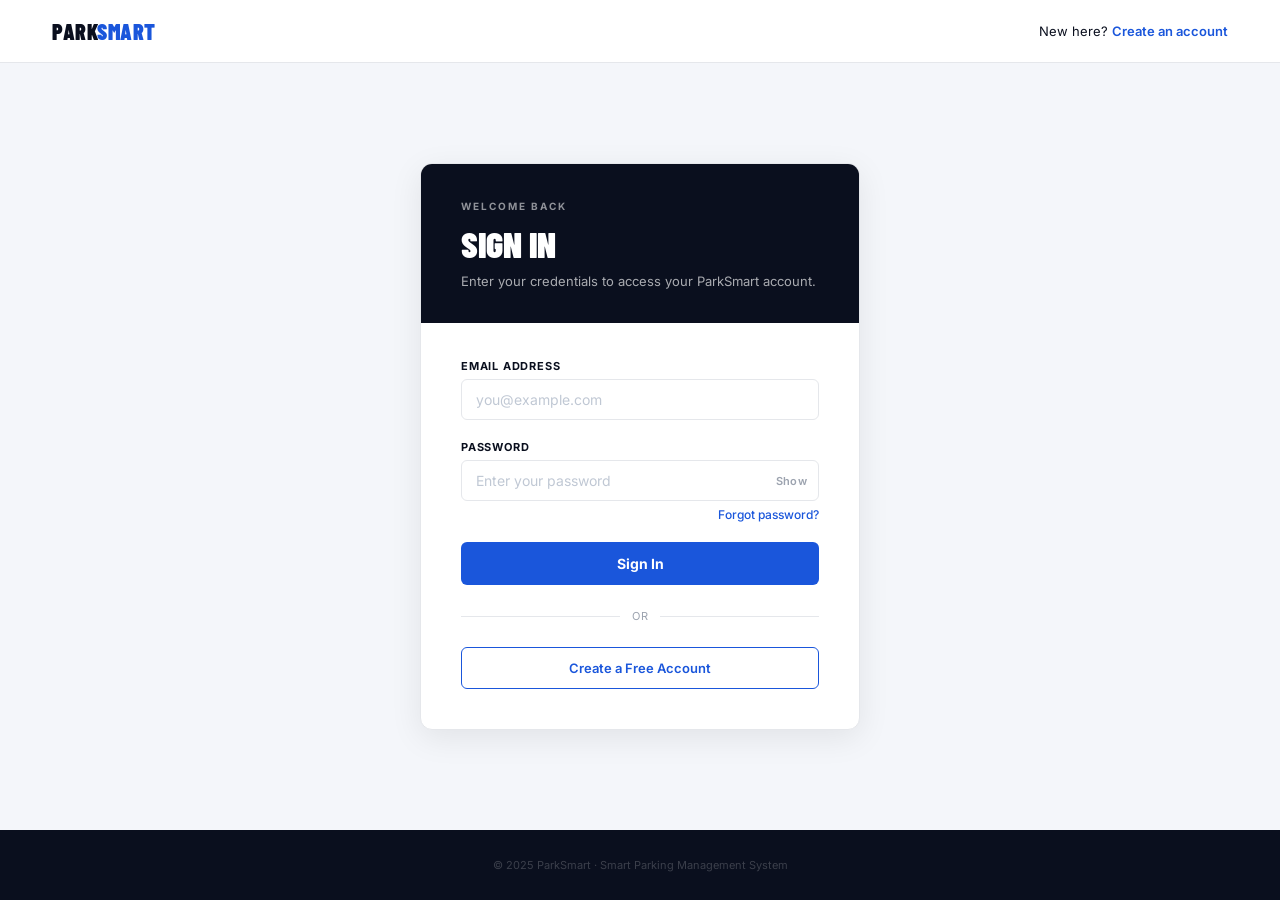
<file: Webpage/admin-dashboard.html>
<!DOCTYPE html>
<html lang="en">
<head>
<meta charset="UTF-8">
<meta name="viewport" content="width=device-width, initial-scale=1.0">
<title>ParkSmart – Admin Dashboard</title>
<link href="https://fonts.googleapis.com/css2?family=Inter:wght@300;400;500;600;700;800&family=Barlow+Condensed:wght@600;700;800;900&family=Barlow:wght@400;500;600&display=swap" rel="stylesheet">
<style>
:root{--primary:#1a56db;--primary-dark:#1345b7;--primary-light:#ebf0ff;--bg:#ffffff;--white:#fff;--text:#0f172a;--muted:#374151;--light:#94a3b8;--border:#e2e8f0;--shadow-sm:0 1px 3px rgba(0,0,0,0.07);--shadow:0 4px 16px rgba(0,0,0,0.08);--radius:10px;--green:#059669;--green-bg:#ecfdf5;--green-border:#a7f3d0;--red:#dc2626;--red-bg:#fef2f2;--amber:#d97706;--amber-bg:#fffbeb;--purple:#7c3aed;--purple-bg:#f5f3ff;}
*,*::before,*::after{margin:0;padding:0;box-sizing:border-box;}
body{font-family:'Inter',sans-serif;background:var(--bg);color:var(--text);min-height:100vh;display:flex;-webkit-font-smoothing:antialiased;}

.sidebar{width:240px;background:#0f172a;display:flex;flex-direction:column;position:fixed;top:0;left:0;height:100vh;z-index:200;}
.sidebar-brand{padding:24px 20px 20px;border-bottom:1px solid rgba(255,255,255,0.07);}
.brand-logo{display:flex;align-items:center;gap:10px;margin-bottom:4px;}
.brand-p{width:32px;height:32px;background:var(--primary);border-radius:6px;display:flex;align-items:center;justify-content:center;font-family:'Barlow Condensed',sans-serif;font-size:20px;font-weight:900;color:white;line-height:1;}
.brand-name{font-family:'Barlow Condensed',sans-serif;font-size:20px;font-weight:700;color:white;letter-spacing:2px;text-transform:none;}
.brand-name em{color:#60a5fa;font-style:normal;}
.brand-sub{font-size:11px;color:rgba(255,255,255,0.3);margin-top:2px;letter-spacing:0.5px;text-transform:uppercase;font-family:'Inter',sans-serif;}
.sidebar-nav{flex:1;padding:16px 12px;}
.nav-section-label{font-size:10px;font-weight:700;color:rgba(255,255,255,0.3);text-transform:uppercase;letter-spacing:1px;padding:0 8px;margin:16px 0 6px;font-family:'Inter',sans-serif;}
.nav-link{display:flex;align-items:center;gap:10px;padding:9px 10px;border-radius:7px;font-size:13px;font-weight:500;color:rgba(255,255,255,0.55);text-decoration:none;transition:all 0.15s;cursor:pointer;border:none;background:none;width:100%;font-family:'Inter',sans-serif;}
.nav-link:hover{background:rgba(255,255,255,0.07);color:rgba(255,255,255,0.9);}
.nav-link.active{background:rgba(26,86,219,0.3);color:white;font-weight:600;}
.nav-link svg{width:16px;height:16px;flex-shrink:0;opacity:0.7;}
.nav-link.active svg{opacity:1;}
.sidebar-footer{padding:16px 12px;border-top:1px solid rgba(255,255,255,0.07);}
.sidebar-user{display:flex;align-items:center;gap:10px;padding:10px;}
.s-avatar{width:30px;height:30px;background:var(--primary);border-radius:50%;display:flex;align-items:center;justify-content:center;color:white;font-size:12px;font-weight:700;flex-shrink:0;font-family:'Inter',sans-serif;}
.s-name{font-size:13px;color:rgba(255,255,255,0.8);font-weight:500;flex:1;white-space:nowrap;overflow:hidden;text-overflow:ellipsis;font-family:'Inter',sans-serif;}
.s-role{font-size:10px;color:rgba(255,255,255,0.3);text-transform:uppercase;letter-spacing:0.5px;font-family:'Inter',sans-serif;}
.signout-btn{display:flex;align-items:center;gap:8px;padding:9px 10px;border-radius:7px;font-size:13px;font-weight:500;color:rgba(255,255,255,0.4);background:none;border:none;cursor:pointer;font-family:'Inter',sans-serif;width:100%;transition:all 0.15s;margin-top:4px;}
.signout-btn:hover{background:rgba(220,38,38,0.15);color:#f87171;}
.signout-btn svg{width:15px;height:15px;}

.main{margin-left:240px;flex:1;display:flex;flex-direction:column;min-height:100vh;}
.topbar{background:var(--white);border-bottom:1px solid var(--border);padding:0 36px;height:60px;display:flex;align-items:center;justify-content:space-between;}
.topbar-title{font-family:'Inter',sans-serif;font-size:15px;font-weight:600;color:var(--text);}
.topbar-meta{font-size:12px;color:var(--muted);display:flex;align-items:center;gap:8px;font-family:'Inter',sans-serif;}
.live-badge{display:inline-flex;align-items:center;gap:5px;background:var(--green-bg);border:1px solid var(--green-border);border-radius:12px;padding:3px 10px;font-size:11px;font-weight:600;color:var(--green);font-family:'Inter',sans-serif;}
.live-dot{width:6px;height:6px;background:var(--green);border-radius:50%;animation:pulse 2s infinite;}
@keyframes pulse{0%,100%{opacity:1;}50%{opacity:0.4;}}

.content{padding:36px;flex:1;}
.page-hd{margin-bottom:32px;}
.page-hd h1{font-family:'Barlow Condensed',sans-serif;font-size:32px;font-weight:900;text-transform:uppercase;letter-spacing:-0.3px;color:var(--text);margin-bottom:4px;}
.page-hd p{font-family:'Inter',sans-serif;font-size:13px;color:var(--muted);}

.stats-grid{display:grid;grid-template-columns:repeat(4,1fr);gap:16px;margin-bottom:32px;}
.stat{background:var(--white);border:1px solid var(--border);border-radius:var(--radius);padding:20px 22px;box-shadow:var(--shadow-sm);}
.stat-label{font-family:'Inter',sans-serif;font-size:11px;font-weight:700;color:var(--muted);text-transform:uppercase;letter-spacing:0.8px;margin-bottom:10px;}
.stat-val{font-family:'Barlow Condensed',sans-serif;font-size:36px;font-weight:900;color:var(--text);line-height:1;margin-bottom:6px;letter-spacing:-0.5px;}
.stat-sub{font-family:'Inter',sans-serif;font-size:11px;color:var(--muted);}
.stat-bar{height:3px;border-radius:2px;margin-top:14px;background:var(--border);}
.stat-fill{height:100%;border-radius:2px;transition:width 0.4s;}

.section-title{font-family:'Inter',sans-serif;font-size:11px;font-weight:700;color:var(--text);text-transform:uppercase;letter-spacing:1px;margin-bottom:16px;}
.modules-grid{display:grid;grid-template-columns:repeat(3,1fr);gap:20px;margin-bottom:32px;}
.module{background:var(--white);border:1px solid var(--border);border-radius:var(--radius);padding:24px;box-shadow:var(--shadow-sm);text-decoration:none;display:block;transition:all 0.15s;position:relative;overflow:hidden;}
.module:hover{box-shadow:var(--shadow);border-color:#bfdbfe;transform:translateY(-2px);}
.module-accent{position:absolute;top:0;left:0;right:0;height:3px;}
.accent-blue{background:var(--primary);}
.accent-green{background:var(--green);}
.accent-purple{background:var(--purple);}
.module-header{display:flex;align-items:center;justify-content:space-between;margin-bottom:12px;}
.module-label{font-family:'Inter',sans-serif;font-size:10px;font-weight:700;color:var(--muted);text-transform:uppercase;letter-spacing:1px;}
.module-badge{font-family:'Inter',sans-serif;font-size:11px;font-weight:600;padding:2px 8px;border-radius:4px;}
.badge-live{background:var(--green-bg);color:var(--green);}
.module-title{font-family:'Barlow Condensed',sans-serif;font-size:20px;font-weight:800;text-transform:uppercase;letter-spacing:0.3px;color:var(--text);margin-bottom:8px;}
.module-desc{font-family:'Inter',sans-serif;font-size:12px;color:var(--muted);line-height:1.65;margin-bottom:20px;}
.module-action{display:inline-flex;align-items:center;gap:6px;font-family:'Inter',sans-serif;font-size:12px;font-weight:700;color:var(--primary);text-transform:uppercase;letter-spacing:0.5px;}
.module-arrow{font-size:14px;transition:transform 0.15s;}
.module:hover .module-arrow{transform:translateX(3px);}

.table-card{background:var(--white);border:1px solid var(--border);border-radius:var(--radius);box-shadow:var(--shadow-sm);overflow:hidden;}
.table-head{padding:16px 22px;border-bottom:1px solid var(--border);display:flex;align-items:center;justify-content:space-between;}
.table-head-title{font-family:'Inter',sans-serif;font-size:13px;font-weight:700;color:var(--text);}
.table-head-sub{font-family:'Inter',sans-serif;font-size:11px;color:var(--muted);}
table{width:100%;border-collapse:collapse;}
th{padding:10px 22px;text-align:left;font-family:'Inter',sans-serif;font-size:11px;font-weight:700;color:var(--muted);text-transform:uppercase;letter-spacing:0.8px;background:var(--bg);border-bottom:1px solid var(--border);}
td{padding:13px 22px;font-family:'Inter',sans-serif;font-size:13px;border-bottom:1px solid var(--border);color:var(--text);}
tr:last-child td{border-bottom:none;}
tr:hover td{background:#fafbfc;}
.badge{display:inline-flex;align-items:center;gap:5px;padding:3px 9px;border-radius:5px;font-family:'Inter',sans-serif;font-size:11px;font-weight:700;text-transform:uppercase;letter-spacing:0.3px;}
.badge::before{content:'';width:5px;height:5px;border-radius:50%;flex-shrink:0;}
.badge-FREE{background:var(--green-bg);color:var(--green);}
.badge-FREE::before{background:var(--green);}
.badge-OCCUPIED{background:var(--red-bg);color:var(--red);}
.badge-OCCUPIED::before{background:var(--red);}
.badge-RESERVED{background:var(--primary-light);color:var(--primary);}
.badge-RESERVED::before{background:var(--primary);}
.badge-MAINTENANCE{background:var(--purple-bg);color:var(--purple);}
.badge-MAINTENANCE::before{background:var(--purple);}
.badge-OFFLINE{background:var(--bg);color:var(--light);}
.badge-OFFLINE::before{background:var(--light);}
.badge-VIOLATION{background:var(--amber-bg);color:var(--amber);}
.badge-VIOLATION::before{background:var(--amber);}
</style>
</head>
<body>

<aside class="sidebar">
  <div class="sidebar-brand">
    <div class="brand-logo">
      <div class="brand-p">P</div>
      <span class="brand-name">Park<em>Smart</em></span>
    </div>
    <div class="brand-sub">Admin Console</div>
  </div>
  <nav class="sidebar-nav">
    <div class="nav-section-label">Main</div>
    <a href="admin-dashboard.html" class="nav-link active">
      <svg viewBox="0 0 24 24" fill="currentColor"><path d="M3 13h8V3H3v10zm0 8h8v-6H3v6zm10 0h8V11h-8v10zm0-18v6h8V3h-8z"/></svg>
      Dashboard
    </a>
    <a href="admin-parking.html" class="nav-link">
      <svg viewBox="0 0 24 24" fill="currentColor"><path d="M13 3H6v18h4v-6h3c3.31 0 6-2.69 6-6s-2.69-6-6-6zm.2 8H10V7h3.2c1.1 0 2 .9 2 2s-.9 2-2 2z"/></svg>
      Parking Operations
    </a>
    <a href="admin-analytics.html" class="nav-link">
      <svg viewBox="0 0 24 24" fill="currentColor"><path d="M19 3H5c-1.1 0-2 .9-2 2v14c0 1.1.9 2 2 2h14c1.1 0 2-.9 2-2V5c0-1.1-.9-2-2-2zM9 17H7v-7h2v7zm4 0h-2V7h2v10zm4 0h-2v-4h2v4z"/></svg>
      Analytics
    </a>
    <div class="nav-section-label">System</div>
    <a href="admin-settings.html" class="nav-link">
      <svg viewBox="0 0 24 24" fill="currentColor"><path d="M19.14 12.94c.04-.3.06-.61.06-.94 0-.32-.02-.64-.07-.94l2.03-1.58c.18-.14.23-.41.12-.61l-1.92-3.32c-.12-.22-.37-.29-.59-.22l-2.39.96c-.5-.38-1.03-.7-1.62-.94l-.36-2.54c-.04-.24-.24-.41-.48-.41h-3.84c-.24 0-.43.17-.47.41l-.36 2.54c-.59.24-1.13.57-1.62.94l-2.39-.96c-.22-.08-.47 0-.59.22L2.74 8.87c-.12.21-.08.47.12.61l2.03 1.58c-.05.3-.09.63-.09.94s.02.64.07.94l-2.03 1.58c-.18.14-.23.41-.12.61l1.92 3.32c.12.22.37.29.59.22l2.39-.96c.5.38 1.03.7 1.62.94l.36 2.54c.05.24.24.41.48.41h3.84c.24 0 .44-.17.47-.41l.36-2.54c.59-.24 1.13-.56 1.62-.94l2.39.96c.22.08.47 0 .59-.22l1.92-3.32c.12-.22.07-.47-.12-.61l-2.01-1.58zM12 15.6c-1.98 0-3.6-1.62-3.6-3.6s1.62-3.6 3.6-3.6 3.6 1.62 3.6 3.6-1.62 3.6-3.6 3.6z"/></svg>
      Settings
    </a>
  </nav>
  <div class="sidebar-footer">
    <div class="sidebar-user">
      <div class="s-avatar" id="sAvatar">A</div>
      <div>
        <div class="s-name" id="sName">Admin</div>
        <div class="s-role">Administrator</div>
      </div>
    </div>
    <button class="signout-btn" onclick="signOut()">
      <svg viewBox="0 0 24 24" fill="currentColor"><path d="M17 7l-1.41 1.41L18.17 11H8v2h10.17l-2.58 2.58L17 17l5-5zM4 5h8V3H4c-1.1 0-2 .9-2 2v14c0 1.1.9 2 2 2h8v-2H4V5z"/></svg>
      Sign Out
    </button>
  </div>
</aside>

<div class="main">
  <div class="topbar">
    <div class="topbar-title">Dashboard Overview</div>
    <div class="topbar-meta">
      <div class="live-badge"><div class="live-dot"></div> Live</div>
      <span id="lastUpdated">—</span>
    </div>
  </div>

  <div class="content">
    <div class="page-hd">
      <h1>Good day, <span id="welcomeName">Admin</span></h1>
      <p>Last sync: <span id="syncTime">—</span></p>
    </div>

    <div class="stats-grid">
      <div class="stat">
        <div class="stat-label">Total Spaces</div>
        <div class="stat-val" id="statTotal">—</div>
        <div class="stat-sub">Monitored by IoT sensors</div>
        <div class="stat-bar"><div class="stat-fill" id="fillTotal" style="background:var(--primary);width:100%"></div></div>
      </div>
      <div class="stat">
        <div class="stat-label">Available</div>
        <div class="stat-val" id="statFree" style="color:var(--green)">—</div>
        <div class="stat-sub">Ready for reservation</div>
        <div class="stat-bar"><div class="stat-fill" id="fillFree" style="background:var(--green);width:0%"></div></div>
      </div>
      <div class="stat">
        <div class="stat-label">Occupied</div>
        <div class="stat-val" id="statOccupied" style="color:var(--red)">—</div>
        <div class="stat-sub">Currently in use</div>
        <div class="stat-bar"><div class="stat-fill" id="fillOccupied" style="background:var(--red);width:0%"></div></div>
      </div>
      <div class="stat">
        <div class="stat-label">Reserved</div>
        <div class="stat-val" id="statReserved" style="color:var(--primary)">—</div>
        <div class="stat-sub">Pending check-in</div>
        <div class="stat-bar"><div class="stat-fill" id="fillReserved" style="background:var(--primary);width:0%"></div></div>
      </div>
    </div>

    <div class="section-title">Quick Access</div>
    <div class="modules-grid">
      <a href="admin-parking.html" class="module">
        <div class="module-accent accent-blue"></div>
        <div class="module-header">
          <div class="module-label">Operations</div>
          <div class="module-badge badge-live">Live</div>
        </div>
        <div class="module-title">Parking Operations</div>
        <div class="module-desc">Monitor sensor status, view real-time space availability, manage violations and set maintenance mode on individual spaces.</div>
        <div class="module-action">Open <span class="module-arrow">→</span></div>
      </a>
      <a href="admin-analytics.html" class="module">
        <div class="module-accent accent-green"></div>
        <div class="module-header">
          <div class="module-label">Reporting</div>
          <div class="module-badge badge-live">Live</div>
        </div>
        <div class="module-title">Analytics & Reports</div>
        <div class="module-desc">View session history, usage trends by node, average parking duration, and key performance metrics across all spaces.</div>
        <div class="module-action">Open <span class="module-arrow">→</span></div>
      </a>
      <a href="admin-settings.html" class="module">
        <div class="module-accent accent-purple"></div>
        <div class="module-header">
          <div class="module-label">Configuration</div>
          <div class="module-badge badge-live">Live</div>
        </div>
        <div class="module-title">System Settings</div>
        <div class="module-desc">Configure user roles and permissions, set reservation time limits, manage alert thresholds and system preferences.</div>
        <div class="module-action">Open <span class="module-arrow">→</span></div>
      </a>
    </div>

    <div class="section-title">Live Space Status</div>
    <div class="table-card">
      <div class="table-head">
        <div class="table-head-title">All Spaces</div>
        <div class="table-head-sub" id="tableUpdated"></div>
      </div>
      <table>
        <thead>
          <tr>
            <th>Space ID</th>
            <th>Type</th>
            <th>Status</th>
            <th>Distance</th>
            <th>Last Updated</th>
          </tr>
        </thead>
        <tbody id="statusTable">
          <tr><td colspan="5" style="color:var(--muted);text-align:center;padding:24px;font-family:'Inter',sans-serif;">Loading...</td></tr>
        </tbody>
      </table>
    </div>
  </div>
</div>

<script>
const BASE = "https://smart-parking-backend-u60i.onrender.com";
const token = localStorage.getItem("ps_token");
const user  = localStorage.getItem("ps_user");
if (!token || !user) window.location.href = "index.html";
const u = JSON.parse(user);
if (u.role !== "admin") window.location.href = "user.html";

document.getElementById("sAvatar").textContent     = u.name.charAt(0).toUpperCase();
document.getElementById("sName").textContent       = u.name;
document.getElementById("welcomeName").textContent = u.name.split(" ")[0];

function signOut() {
  localStorage.removeItem("ps_token");
  localStorage.removeItem("ps_user");
  window.location.href = "index.html";
}

function timeAgo(str) {
  if (!str) return "—";
  try {
    const diff = Math.floor((Date.now() - new Date(str.replace(" UTC","Z")).getTime()) / 1000);
    if (diff < 5)  return "just now";
    if (diff < 60) return `${diff}s ago`;
    return `${Math.floor(diff/60)}m ago`;
  } catch { return str; }
}

async function loadData() {
  try {
    const res  = await fetch(`${BASE}/api/parking/status`);
    const data = await res.json();

    let total=0, free=0, occupied=0, reserved=0;
    for (const id in data) {
      total++;
      const s = data[id].final_status;
      if      (s==="FREE")     free++;
      else if (s==="OCCUPIED") occupied++;
      else if (s==="RESERVED") reserved++;
    }

    document.getElementById("statTotal").textContent    = total;
    document.getElementById("statFree").textContent     = free;
    document.getElementById("statOccupied").textContent = occupied;
    document.getElementById("statReserved").textContent = reserved;

    const pct = v => total > 0 ? `${Math.round(v/total*100)}%` : "0%";
    document.getElementById("fillFree").style.width     = pct(free);
    document.getElementById("fillOccupied").style.width = pct(occupied);
    document.getElementById("fillReserved").style.width = pct(reserved);

    const now = new Date().toLocaleTimeString();
    document.getElementById("lastUpdated").textContent = now;
    document.getElementById("syncTime").textContent    = now;
    document.getElementById("tableUpdated").textContent = `Updated ${now}`;

    const sorted = Object.entries(data).sort(([idA],[idB]) => {
      const numA = parseInt(idA.replace(/\D/g,'')) || 0;
      const numB = parseInt(idB.replace(/\D/g,'')) || 0;
      return numA - numB;
    });

    document.getElementById("statusTable").innerHTML = sorted.map(([id, n]) => {
      const status = n.final_status;
      const type   = id.startsWith("O") ? "Outdoor" : "Indoor";
      return `<tr>
        <td><strong style="font-family:'Barlow Condensed',sans-serif;font-size:18px;font-weight:900;letter-spacing:-0.3px;">${id}</strong></td>
        <td>${type} Bay</td>
        <td><span class="badge badge-${status}">${status}</span></td>
        <td>${n.distance_cm?.toFixed(1) ?? "—"} cm</td>
        <td>${timeAgo(n.last_update_readable)}</td>
      </tr>`;
    }).join("");

  } catch(e) { console.error(e); }
}

loadData();
setInterval(loadData, 5000);
</script>
</body>
</html>
</file>
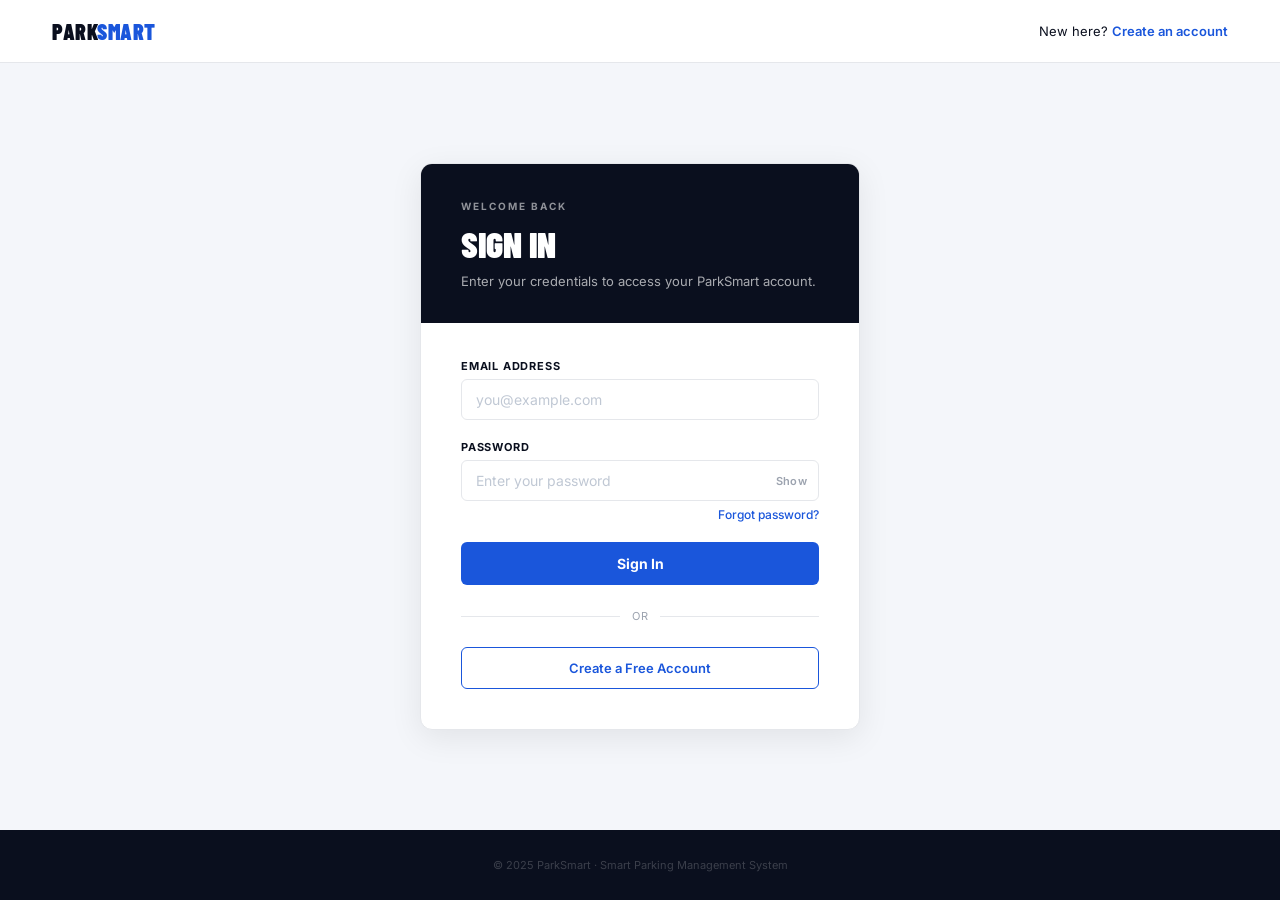
<file: Webpage/admin-parking.html>
<!DOCTYPE html>
<html lang="en">
<head>
<meta charset="UTF-8">
<meta name="viewport" content="width=device-width, initial-scale=1.0">
<title>ParkSmart – Parking Operations</title>
<link href="https://fonts.googleapis.com/css2?family=Inter:wght@300;400;500;600;700;800&family=Barlow+Condensed:wght@600;700;800;900&family=Barlow:wght@400;500;600&display=swap" rel="stylesheet">
<style>
:root{--primary:#1a56db;--primary-dark:#1345b7;--primary-light:#ebf0ff;--bg:#ffffff;--white:#fff;--text:#0f172a;--muted:#374151;--light:#6b7280;--border:#e2e8f0;--shadow-sm:0 1px 3px rgba(0,0,0,0.07);--shadow:0 4px 16px rgba(0,0,0,0.08);--radius:10px;--green:#059669;--green-bg:#ecfdf5;--green-border:#a7f3d0;--red:#dc2626;--red-bg:#fef2f2;--red-border:#fca5a5;--amber:#d97706;--amber-bg:#fffbeb;--amber-border:#fde68a;--purple:#7c3aed;--purple-bg:#f5f3ff;--purple-border:#ddd6fe;--blue-border:#bfdbfe;}
*,*::before,*::after{margin:0;padding:0;box-sizing:border-box;}
body{font-family:'Inter',sans-serif;background:var(--bg);color:var(--text);min-height:100vh;display:flex;-webkit-font-smoothing:antialiased;}

.sidebar{width:240px;background:#0f172a;display:flex;flex-direction:column;position:fixed;top:0;left:0;height:100vh;z-index:200;}
.sidebar-brand{padding:24px 20px 20px;border-bottom:1px solid rgba(255,255,255,0.07);}
.brand-logo{display:flex;align-items:center;gap:12px;margin-bottom:4px;}
.brand-name{font-family:'Barlow Condensed',sans-serif;font-size:20px;font-weight:700;color:white;letter-spacing:2px;text-transform:none;}
.brand-name em{color:#60a5fa;font-style:normal;}
.brand-sub{font-size:11px;color:rgba(255,255,255,0.3);margin-top:2px;letter-spacing:0.5px;text-transform:uppercase;font-family:'Inter',sans-serif;}
.sidebar-nav{flex:1;padding:16px 12px;}
.nav-section-label{font-size:10px;font-weight:700;color:rgba(255,255,255,0.3);text-transform:uppercase;letter-spacing:1px;padding:0 8px;margin:16px 0 6px;font-family:'Inter',sans-serif;}
.nav-link{display:flex;align-items:center;gap:10px;padding:9px 10px;border-radius:7px;font-size:13px;font-weight:500;color:rgba(255,255,255,0.55);text-decoration:none;transition:all 0.15s;cursor:pointer;border:none;background:none;width:100%;font-family:'Inter',sans-serif;}
.nav-link:hover{background:rgba(255,255,255,0.07);color:rgba(255,255,255,0.9);}
.nav-link.active{background:rgba(26,86,219,0.3);color:white;font-weight:600;}
.nav-link svg{width:16px;height:16px;flex-shrink:0;opacity:0.7;}
.nav-link.active svg{opacity:1;}
.sidebar-footer{padding:16px 12px;border-top:1px solid rgba(255,255,255,0.07);}
.sidebar-user{display:flex;align-items:center;gap:10px;padding:10px;}
.s-avatar{width:30px;height:30px;background:var(--primary);border-radius:50%;display:flex;align-items:center;justify-content:center;color:white;font-size:12px;font-weight:700;flex-shrink:0;font-family:'Inter',sans-serif;}
.s-name{font-size:13px;color:rgba(255,255,255,0.8);font-weight:500;flex:1;white-space:nowrap;overflow:hidden;text-overflow:ellipsis;font-family:'Inter',sans-serif;}
.s-role{font-size:10px;color:rgba(255,255,255,0.3);text-transform:uppercase;letter-spacing:0.5px;font-family:'Inter',sans-serif;}
.signout-btn{display:flex;align-items:center;gap:8px;padding:9px 10px;border-radius:7px;font-size:13px;font-weight:500;color:rgba(255,255,255,0.4);background:none;border:none;cursor:pointer;font-family:'Inter',sans-serif;width:100%;transition:all 0.15s;margin-top:4px;}
.signout-btn:hover{background:rgba(220,38,38,0.15);color:#f87171;}
.signout-btn svg{width:15px;height:15px;}

.main{margin-left:240px;flex:1;display:flex;flex-direction:column;min-height:100vh;}
.topbar{background:var(--white);border-bottom:1px solid var(--border);padding:0 36px;height:60px;display:flex;align-items:center;justify-content:space-between;position:sticky;top:0;z-index:100;}
.topbar-title{font-family:'Inter',sans-serif;font-size:15px;font-weight:600;color:var(--text);}
.topbar-right{display:flex;align-items:center;gap:10px;}
.live-badge{display:inline-flex;align-items:center;gap:5px;background:var(--green-bg);border:1px solid var(--green-border);border-radius:12px;padding:3px 10px;font-family:'Inter',sans-serif;font-size:11px;font-weight:600;color:var(--green);}
.live-dot{width:6px;height:6px;background:var(--green);border-radius:50%;animation:pulse 2s infinite;}
@keyframes pulse{0%,100%{opacity:1;}50%{opacity:0.4;}}
.topbar-time{font-family:'Inter',sans-serif;font-size:12px;color:var(--muted);}

.content{padding:36px;}
.page-hd{display:flex;align-items:flex-start;justify-content:space-between;margin-bottom:28px;gap:16px;flex-wrap:wrap;}
.page-hd-left h1{font-family:'Barlow Condensed',sans-serif;font-size:32px;font-weight:900;text-transform:uppercase;letter-spacing:-0.3px;color:var(--text);margin-bottom:4px;}
.page-hd-left p{font-family:'Inter',sans-serif;font-size:13px;color:var(--muted);}

.filter-bar{display:flex;align-items:center;gap:8px;flex-wrap:wrap;}
.filter-btn{padding:7px 14px;border-radius:6px;border:1px solid var(--border);background:var(--white);font-family:'Inter',sans-serif;font-size:12px;font-weight:600;color:var(--muted);cursor:pointer;transition:all 0.15s;}
.filter-btn:hover{border-color:var(--primary);color:var(--primary);}
.filter-btn.active{background:var(--primary);color:white;border-color:var(--primary);}

.stats-strip{display:grid;grid-template-columns:repeat(5,1fr);gap:12px;margin-bottom:28px;}
.strip-stat{background:var(--white);border:1px solid var(--border);border-radius:var(--radius);padding:14px 18px;box-shadow:var(--shadow-sm);}
.strip-label{font-family:'Inter',sans-serif;font-size:11px;font-weight:700;color:var(--muted);text-transform:uppercase;letter-spacing:0.8px;margin-bottom:6px;}
.strip-val{font-family:'Barlow Condensed',sans-serif;font-size:28px;font-weight:900;color:var(--text);letter-spacing:-0.3px;}

.cards-grid{display:grid;grid-template-columns:repeat(auto-fill,minmax(300px,1fr));gap:20px;}
.node-card{background:var(--white);border:1px solid var(--border);border-radius:var(--radius);box-shadow:var(--shadow-sm);overflow:hidden;transition:box-shadow 0.2s;}
.node-card:hover{box-shadow:var(--shadow);}

.card-accent{height:4px;}
.accent-FREE{background:var(--green);}
.accent-OCCUPIED{background:var(--red);}
.accent-RESERVED{background:var(--primary);}
.accent-VIOLATION{background:var(--amber);animation:flashAccent 1s infinite;}
.accent-MAINTENANCE{background:var(--purple);}
.accent-OFFLINE{background:var(--light);}
@keyframes flashAccent{0%,100%{opacity:1;}50%{opacity:0.3;}}

.card-header{padding:16px 20px;display:flex;align-items:center;justify-content:space-between;border-bottom:1px solid var(--border);}
.card-id{font-family:'Barlow Condensed',sans-serif;font-size:24px;font-weight:900;color:var(--text);letter-spacing:-0.3px;}
.card-type{font-family:'Inter',sans-serif;font-size:11px;color:var(--muted);font-weight:500;margin-top:1px;}

.status-chip{display:inline-flex;align-items:center;gap:5px;padding:4px 10px;border-radius:6px;font-family:'Inter',sans-serif;font-size:11px;font-weight:700;text-transform:uppercase;letter-spacing:0.3px;}
.status-chip::before{content:'';width:5px;height:5px;border-radius:50%;}
.chip-FREE{background:var(--green-bg);color:var(--green);border:1px solid var(--green-border);}
.chip-FREE::before{background:var(--green);}
.chip-OCCUPIED{background:var(--red-bg);color:var(--red);border:1px solid var(--red-border);}
.chip-OCCUPIED::before{background:var(--red);}
.chip-RESERVED{background:var(--primary-light);color:var(--primary);border:1px solid var(--blue-border);}
.chip-RESERVED::before{background:var(--primary);}
.chip-VIOLATION{background:var(--amber-bg);color:var(--amber);border:1px solid var(--amber-border);}
.chip-VIOLATION::before{background:var(--amber);}
.chip-MAINTENANCE{background:var(--purple-bg);color:var(--purple);border:1px solid var(--purple-border);}
.chip-MAINTENANCE::before{background:var(--purple);}
.chip-OFFLINE{background:var(--bg);color:var(--light);border:1px solid var(--border);}
.chip-OFFLINE::before{background:var(--light);}

.card-body{padding:16px 20px;}
.data-row{display:flex;justify-content:space-between;align-items:center;padding:7px 0;border-bottom:1px solid var(--border);font-family:'Inter',sans-serif;font-size:13px;}
.data-row:last-of-type{border-bottom:none;}
.data-key{color:var(--muted);font-weight:500;}
.data-val{font-weight:600;color:var(--text);}

.alert-row{display:flex;align-items:center;gap:8px;padding:9px 12px;border-radius:7px;font-family:'Inter',sans-serif;font-size:12px;font-weight:600;margin:12px 0 4px;}
.alert-violation{background:var(--amber-bg);color:var(--amber);border:1px solid var(--amber-border);}
.alert-maintenance{background:var(--purple-bg);color:var(--purple);border:1px solid var(--purple-border);}
.alert-offline{background:#f8fafc;color:var(--light);border:1px solid var(--border);}
.alert-reserved{background:var(--primary-light);color:var(--primary);border:1px solid var(--blue-border);}
.alert-checkedin{background:var(--green-bg);color:var(--green);border:1px solid var(--green-border);}

.card-footer{padding:12px 20px;border-top:1px solid var(--border);display:flex;gap:8px;flex-wrap:wrap;align-items:center;}
.btn{display:inline-flex;align-items:center;justify-content:center;gap:6px;padding:8px 16px;border-radius:6px;font-family:'Inter',sans-serif;font-size:12px;font-weight:600;border:none;cursor:pointer;transition:all 0.15s;}
.btn-danger{background:var(--amber-bg);color:var(--amber);border:1px solid var(--amber-border);}
.btn-danger:hover{background:#fef3c7;}
.btn-restore{background:var(--green-bg);color:var(--green);border:1px solid var(--green-border);}
.btn-restore:hover{background:#d1fae5;}
.btn-cancel{background:var(--red-bg);color:var(--red);border:1px solid var(--red-border);}
.btn-cancel:hover{background:#fee2e2;}
.card-ts{font-family:'Inter',sans-serif;font-size:11px;color:var(--light);margin-left:auto;}

.empty{text-align:center;padding:60px 20px;}
.empty-title{font-family:'Barlow Condensed',sans-serif;font-size:22px;font-weight:800;text-transform:uppercase;margin-bottom:6px;color:var(--text);}
.empty-sub{font-family:'Inter',sans-serif;font-size:13px;color:var(--muted);}
</style>
</head>
<body>

<aside class="sidebar">
  <div class="sidebar-brand">
    <div class="brand-logo">
      <span class="brand-name">Park<em>Smart</em></span>
    </div>
    <div class="brand-sub">Admin Console</div>
  </div>
  <nav class="sidebar-nav">
    <div class="nav-section-label">Main</div>
    <a href="admin-dashboard.html" class="nav-link">
      <svg viewBox="0 0 24 24" fill="currentColor"><path d="M3 13h8V3H3v10zm0 8h8v-6H3v6zm10 0h8V11h-8v10zm0-18v6h8V3h-8z"/></svg>
      Dashboard
    </a>
    <a href="admin-parking.html" class="nav-link active">
      <svg viewBox="0 0 24 24" fill="currentColor"><path d="M13 3H6v18h4v-6h3c3.31 0 6-2.69 6-6s-2.69-6-6-6zm.2 8H10V7h3.2c1.1 0 2 .9 2 2s-.9 2-2 2z"/></svg>
      Parking Operations
    </a>
    <a href="admin-analytics.html" class="nav-link">
      <svg viewBox="0 0 24 24" fill="currentColor"><path d="M19 3H5c-1.1 0-2 .9-2 2v14c0 1.1.9 2 2 2h14c1.1 0 2-.9 2-2V5c0-1.1-.9-2-2-2zM9 17H7v-7h2v7zm4 0h-2V7h2v10zm4 0h-2v-4h2v4z"/></svg>
      Analytics
    </a>
    <div class="nav-section-label">System</div>
    <a href="admin-settings.html" class="nav-link">
      <svg viewBox="0 0 24 24" fill="currentColor"><path d="M19.14 12.94c.04-.3.06-.61.06-.94 0-.32-.02-.64-.07-.94l2.03-1.58c.18-.14.23-.41.12-.61l-1.92-3.32c-.12-.22-.37-.29-.59-.22l-2.39.96c-.5-.38-1.03-.7-1.62-.94l-.36-2.54c-.04-.24-.24-.41-.48-.41h-3.84c-.24 0-.43.17-.47.41l-.36 2.54c-.59.24-1.13.57-1.62.94l-2.39-.96c-.22-.08-.47 0-.59.22L2.74 8.87c-.12.21-.08.47.12.61l2.03 1.58c-.05.3-.09.63-.09.94s.02.64.07.94l-2.03 1.58c-.18.14-.23.41-.12.61l1.92 3.32c.12.22.37.29.59.22l2.39-.96c.5.38 1.03.7 1.62.94l.36 2.54c.05.24.24.41.48.41h3.84c.24 0 .44-.17.47-.41l.36-2.54c.59-.24 1.13-.56 1.62-.94l2.39.96c.22.08.47 0 .59-.22l1.92-3.32c.12-.22.07-.47-.12-.61l-2.01-1.58zM12 15.6c-1.98 0-3.6-1.62-3.6-3.6s1.62-3.6 3.6-3.6 3.6 1.62 3.6 3.6-1.62 3.6-3.6 3.6z"/></svg>
      Settings
    </a>
  </nav>
  <div class="sidebar-footer">
    <div class="sidebar-user">
      <div class="s-avatar" id="sAvatar">A</div>
      <div>
        <div class="s-name" id="sName">Admin</div>
        <div class="s-role">Administrator</div>
      </div>
    </div>
    <button class="signout-btn" onclick="signOut()">
      <svg viewBox="0 0 24 24" fill="currentColor"><path d="M17 7l-1.41 1.41L18.17 11H8v2h10.17l-2.58 2.58L17 17l5-5zM4 5h8V3H4c-1.1 0-2 .9-2 2v14c0 1.1.9 2 2 2h8v-2H4V5z"/></svg>
      Sign Out
    </button>
  </div>
</aside>

<div class="main">
  <div class="topbar">
    <div class="topbar-title">Parking Operations</div>
    <div class="topbar-right">
      <div class="live-badge"><div class="live-dot"></div> Live</div>
      <span class="topbar-time" id="topbarTime">—</span>
    </div>
  </div>

  <div class="content">
    <div class="page-hd">
      <div class="page-hd-left">
        <h1>Parking Operations</h1>
        <p>Live sensor data across all spaces. Last sync: <span id="syncTime">—</span></p>
      </div>
      <div class="filter-bar">
        <button class="filter-btn active" onclick="setFilter('ALL',this)">All</button>
        <button class="filter-btn" onclick="setFilter('FREE',this)">Available</button>
        <button class="filter-btn" onclick="setFilter('OCCUPIED',this)">Occupied</button>
        <button class="filter-btn" onclick="setFilter('RESERVED',this)">Reserved</button>
        <button class="filter-btn" onclick="setFilter('VIOLATION',this)">Violations</button>
        <button class="filter-btn" onclick="setFilter('MAINTENANCE',this)">Maintenance</button>
      </div>
    </div>

    <div class="stats-strip">
      <div class="strip-stat">
        <div class="strip-label">Total</div>
        <div class="strip-val" id="sTotal">—</div>
      </div>
      <div class="strip-stat">
        <div class="strip-label">Available</div>
        <div class="strip-val" id="sFree" style="color:var(--green)">—</div>
      </div>
      <div class="strip-stat">
        <div class="strip-label">Occupied</div>
        <div class="strip-val" id="sOccupied" style="color:var(--red)">—</div>
      </div>
      <div class="strip-stat">
        <div class="strip-label">Reserved</div>
        <div class="strip-val" id="sReserved" style="color:var(--primary)">—</div>
      </div>
      <div class="strip-stat">
        <div class="strip-label">Violations</div>
        <div class="strip-val" id="sViolation" style="color:var(--amber)">—</div>
      </div>
    </div>

    <div class="cards-grid" id="cardsGrid"></div>
  </div>
</div>

<script>
const BASE  = "https://smart-parking-backend-u60i.onrender.com";
const token = localStorage.getItem("ps_token");
const user  = localStorage.getItem("ps_user");
if (!token || !user) window.location.href = "index.html";
const u = JSON.parse(user);
if (u.role !== "admin") window.location.href = "user.html";

document.getElementById("sAvatar").textContent = u.name.charAt(0).toUpperCase();
document.getElementById("sName").textContent   = u.name;

function signOut() {
  localStorage.removeItem("ps_token");
  localStorage.removeItem("ps_user");
  window.location.href = "index.html";
}

let currentFilter = "ALL";
let lastData = {};

function setFilter(f, btn) {
  currentFilter = f;
  document.querySelectorAll(".filter-btn").forEach(b => b.classList.remove("active"));
  btn.classList.add("active");
  renderCards(lastData);
}

function timeAgo(str) {
  if (!str) return "—";
  try {
    const diff = Math.floor((Date.now() - new Date(str.replace(" UTC","Z")).getTime()) / 1000);
    if (diff < 5)  return "just now";
    if (diff < 60) return `${diff}s ago`;
    return `${Math.floor(diff/60)}m ago`;
  } catch { return str; }
}

function fmt12(ts) {
  if (!ts) return "—";
  const d = new Date(ts * 1000);
  let h = d.getHours(), m = d.getMinutes();
  const ampm = h >= 12 ? "PM" : "AM";
  h = h % 12 || 12;
  return `${h}:${m.toString().padStart(2,'0')} ${ampm}`;
}

function renderCards(data) {
  const grid = document.getElementById("cardsGrid");

  const sorted = Object.entries(data).sort(([idA],[idB]) => {
    const numA = parseInt(idA.replace(/\D/g,'')) || 0;
    const numB = parseInt(idB.replace(/\D/g,'')) || 0;
    return numA - numB;
  });

  const filtered = currentFilter === "ALL"
    ? sorted
    : sorted.filter(([,n]) => n.final_status === currentFilter);

  if (filtered.length === 0) {
    grid.innerHTML = `<div class="empty" style="grid-column:1/-1"><div class="empty-title">No Spaces Match</div><div class="empty-sub">Try selecting a different status filter</div></div>`;
    return;
  }

  const existing = {};
  grid.querySelectorAll(".node-card[data-id]").forEach(c => existing[c.dataset.id] = c);
  const seen = new Set();

  Object.keys(existing).forEach(id => {
    const node = data[id];
    if (!node || (currentFilter !== "ALL" && node.final_status !== currentFilter)) {
      existing[id].remove();
      delete existing[id];
    }
  });

  filtered.forEach(([id, n]) => {
    seen.add(id);
    const status    = n.final_status;
    const typeLabel = id.startsWith("O") ? "Outdoor Bay" : "Indoor Bay";
    const nowTs     = Math.floor(Date.now() / 1000);
    const rem       = n.reservation_expiry ? n.reservation_expiry - nowTs : 0;
    const remStr    = rem > 0 ? `${Math.floor(rem/60)}m ${rem%60}s` : "Expired";

    let alertHTML = "";
    if (status === "VIOLATION")   alertHTML = `<div class="alert-row alert-violation">Vehicle detected in reserved space without valid check-in</div>`;
    if (status === "MAINTENANCE") alertHTML = `<div class="alert-row alert-maintenance">Space is under maintenance — unavailable to users</div>`;
    if (status === "OFFLINE")     alertHTML = `<div class="alert-row alert-offline">Sensor not reporting — check hardware connection</div>`;
    if (status === "RESERVED") {
      if (n.checked_in) {
        const elapsed = n.checkin_time ? nowTs - n.checkin_time : 0;
        const mins    = Math.floor(elapsed / 60);
        const secs    = elapsed % 60;
        alertHTML = `<div class="alert-row alert-checkedin">Checked in · Session active ${mins}m ${secs}s</div>`;
      } else {
        alertHTML = `<div class="alert-row alert-reserved">Reserved · expires at ${fmt12(n.reservation_expiry)} · ${remStr} remaining</div>`;
      }
    }

    let footerHTML = "";
    if (status !== "MAINTENANCE" && status !== "OFFLINE") {
      footerHTML += `<button class="btn btn-danger" onclick="setMaintenance('${id}')">Set Maintenance</button>`;
    }
    if (status === "MAINTENANCE") {
      footerHTML += `<button class="btn btn-restore" onclick="resumeNode('${id}')">Restore to Service</button>`;
    }
    if (status === "RESERVED" || status === "VIOLATION") {
      if (n.checked_in) {
        footerHTML += `<button class="btn btn-cancel" onclick="adminEndSession('${id}')">End Session</button>`;
      }
      footerHTML += `<button class="btn btn-cancel" onclick="cancelReservation('${id}')">Cancel Reservation</button>`;
    }
    footerHTML += `<span class="card-ts">${timeAgo(n.last_update_readable)}</span>`;

    const inner = `
      <div class="card-accent accent-${status}"></div>
      <div class="card-header">
        <div>
          <div class="card-id">${id}</div>
          <div class="card-type">${typeLabel}</div>
        </div>
        <div class="status-chip chip-${status}">${status}</div>
      </div>
      <div class="card-body">
        <div class="data-row"><span class="data-key">Sensor Status</span><span class="data-val">${n.sensor_status}</span></div>
        <div class="data-row"><span class="data-key">Distance</span><span class="data-val">${n.distance_cm?.toFixed(1) ?? "—"} cm</span></div>
        <div class="data-row"><span class="data-key">Admin Mode</span><span class="data-val">${n.admin_mode}</span></div>
        ${alertHTML}
      </div>
      <div class="card-footer">${footerHTML}</div>`;

    if (existing[id]) {
      if (existing[id].innerHTML !== inner) existing[id].innerHTML = inner;
    } else {
      const card = document.createElement("div");
      card.className  = "node-card";
      card.dataset.id = id;
      card.innerHTML  = inner;
      grid.appendChild(card);
    }
  });

  grid.querySelectorAll(".node-card[data-id]").forEach(c => {
    if (!seen.has(c.dataset.id)) c.remove();
  });
}

async function loadData() {
  try {
    const res  = await fetch(`${BASE}/api/parking/status`);
    const data = await res.json();
    lastData   = data;

    let total=0, free=0, occupied=0, reserved=0, violation=0;
    for (const id in data) {
      total++;
      const s = data[id].final_status;
      if      (s==="FREE")      free++;
      else if (s==="OCCUPIED")  occupied++;
      else if (s==="RESERVED")  reserved++;
      else if (s==="VIOLATION") violation++;
    }

    document.getElementById("sTotal").textContent     = total;
    document.getElementById("sFree").textContent      = free;
    document.getElementById("sOccupied").textContent  = occupied;
    document.getElementById("sReserved").textContent  = reserved;
    document.getElementById("sViolation").textContent = violation;

    const now = new Date().toLocaleTimeString();
    document.getElementById("syncTime").textContent   = now;
    document.getElementById("topbarTime").textContent = now;

    renderCards(data);
  } catch(e) { console.error(e); }
}

async function setMaintenance(id) {
  if (!confirm(`Set space ${id} to maintenance mode?`)) return;
  await fetch(`${BASE}/api/admin/maintenance/${id}`, {method:"POST"});
  loadData();
}

async function resumeNode(id) {
  if (!confirm(`Restore space ${id} to normal service?`)) return;
  await fetch(`${BASE}/api/admin/resume/${id}`, {method:"POST"});
  loadData();
}

async function cancelReservation(id) {
  if (!confirm(`Cancel the active reservation for space ${id}?`)) return;
  const t = localStorage.getItem("ps_token");
  await fetch(`${BASE}/api/reserve`, {
    method:"POST",
    headers:{"Content-Type":"application/json","Authorization":`Bearer ${t}`},
    body: JSON.stringify({node_id:id, reserved:false, expiry_timestamp:0})
  });
  loadData();
}

async function adminEndSession(id) {
  if (!confirm(`Force end the active session for space ${id}?`)) return;
  const t   = localStorage.getItem("ps_token");
  const res = await fetch(`${BASE}/api/session/end`, {
    method:"POST",
    headers:{"Content-Type":"application/json","Authorization":`Bearer ${t}`},
    body: JSON.stringify({node_id:id})
  });
  if (!res.ok) {
    const data = await res.json();
    alert(data.detail || "Could not end session.");
  }
  loadData();
}

loadData();
setInterval(loadData, 4000);
</script>
</body>
</html>
</file>
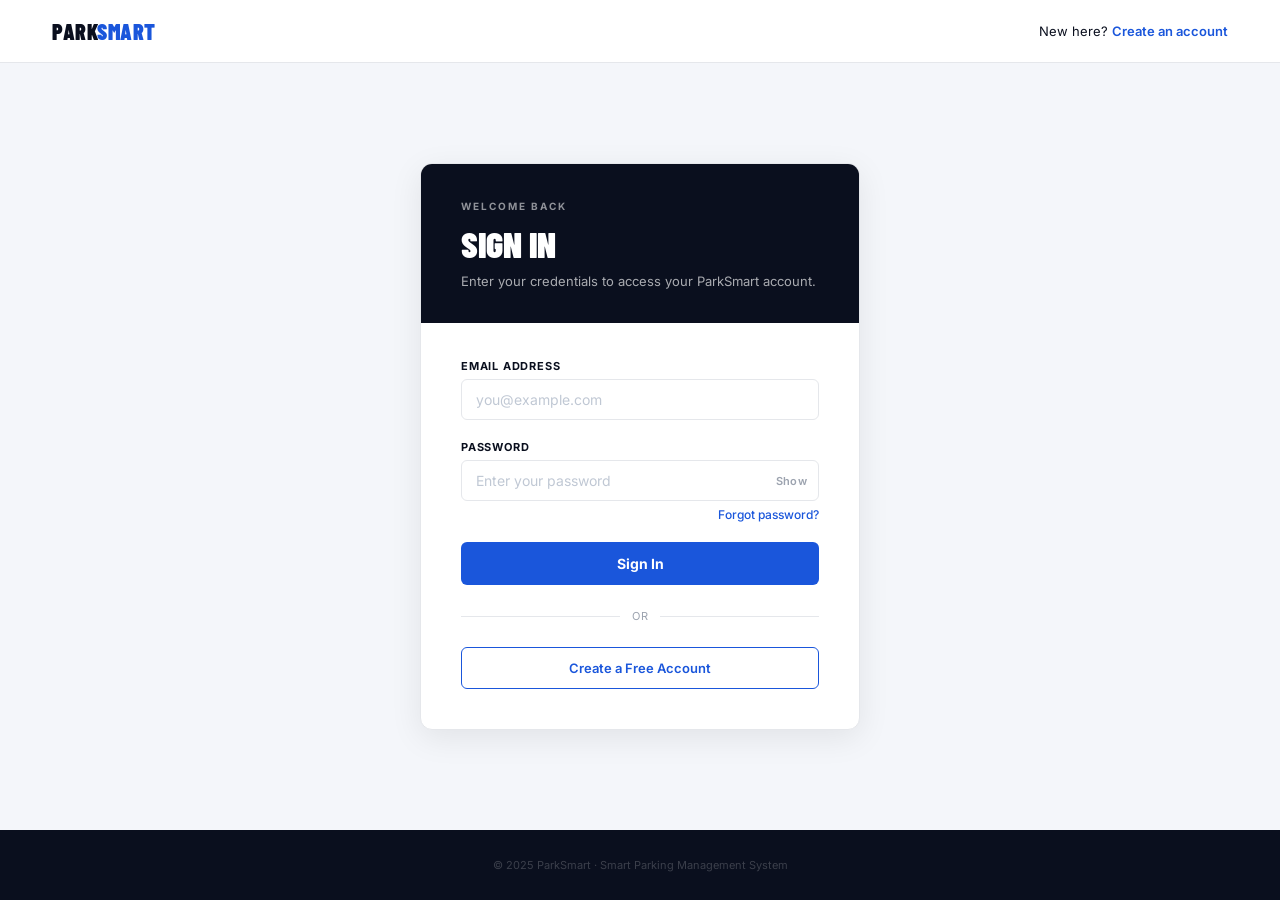
<file: Webpage/admin-settings.html>
<!DOCTYPE html>
<html lang="en">
<head>
<meta charset="UTF-8">
<meta name="viewport" content="width=device-width, initial-scale=1.0">
<title>ParkSmart – System Settings</title>
<link href="https://fonts.googleapis.com/css2?family=Inter:wght@300;400;500;600;700&family=Poppins:wght@600;700;800&display=swap" rel="stylesheet">
<style>
  :root {
    --primary:#1a56db; --primary-dark:#1345b7; --primary-light:#ebf0ff;
    --bg:#f1f5f9; --white:#fff; --text:#0f172a; --muted:#64748b; --light:#94a3b8;
    --border:#e2e8f0; --shadow-sm:0 1px 3px rgba(0,0,0,0.07);
    --shadow:0 4px 16px rgba(0,0,0,0.08);
    --radius:10px;
    --green:#059669; --green-bg:#ecfdf5; --green-border:#a7f3d0;
    --red:#dc2626; --red-bg:#fef2f2; --red-border:#fca5a5;
    --amber:#d97706; --amber-bg:#fffbeb; --amber-border:#fde68a;
    --purple:#7c3aed; --purple-bg:#f5f3ff; --purple-border:#ddd6fe;
    --blue-border:#bfdbfe;
  }
  *,*::before,*::after{margin:0;padding:0;box-sizing:border-box;}
  body{font-family:'Inter',sans-serif;background:var(--bg);color:var(--text);min-height:100vh;display:flex;-webkit-font-smoothing:antialiased;}

  /* SIDEBAR */
  .sidebar{width:240px;background:#0f172a;display:flex;flex-direction:column;position:fixed;top:0;left:0;height:100vh;z-index:200;}
  .sidebar-brand{padding:24px 20px 20px;border-bottom:1px solid rgba(255,255,255,0.07);}
  .brand-logo{display:flex;align-items:center;gap:10px;margin-bottom:4px;}
  .brand-icon{width:32px;height:32px;background:var(--primary);border-radius:8px;display:flex;align-items:center;justify-content:center;}
  .brand-icon svg{width:18px;height:18px;fill:white;}
  .brand-name{font-family:'Poppins',sans-serif;font-size:16px;font-weight:700;color:white;letter-spacing:-0.3px;}
  .brand-sub{font-size:11px;color:rgba(255,255,255,0.35);margin-top:2px;letter-spacing:0.3px;text-transform:uppercase;}
  .sidebar-nav{flex:1;padding:16px 12px;}
  .nav-section-label{font-size:10px;font-weight:700;color:rgba(255,255,255,0.3);text-transform:uppercase;letter-spacing:1px;padding:0 8px;margin:16px 0 6px;}
  .nav-link{display:flex;align-items:center;gap:10px;padding:9px 10px;border-radius:7px;font-size:13px;font-weight:500;color:rgba(255,255,255,0.55);text-decoration:none;transition:all 0.15s;cursor:pointer;border:none;background:none;width:100%;font-family:'Inter',sans-serif;}
  .nav-link:hover{background:rgba(255,255,255,0.07);color:rgba(255,255,255,0.9);}
  .nav-link.active{background:rgba(26,86,219,0.3);color:white;font-weight:600;}
  .nav-link svg{width:16px;height:16px;flex-shrink:0;opacity:0.7;}
  .nav-link.active svg{opacity:1;}
  .sidebar-footer{padding:16px 12px;border-top:1px solid rgba(255,255,255,0.07);}
  .sidebar-user{display:flex;align-items:center;gap:10px;padding:10px;}
  .s-avatar{width:30px;height:30px;background:var(--primary);border-radius:50%;display:flex;align-items:center;justify-content:center;color:white;font-size:12px;font-weight:700;flex-shrink:0;}
  .s-name{font-size:13px;color:rgba(255,255,255,0.8);font-weight:500;flex:1;white-space:nowrap;overflow:hidden;text-overflow:ellipsis;}
  .s-role{font-size:10px;color:rgba(255,255,255,0.35);text-transform:uppercase;letter-spacing:0.5px;}
  .signout-btn{display:flex;align-items:center;gap:8px;padding:9px 10px;border-radius:7px;font-size:13px;font-weight:500;color:rgba(255,255,255,0.4);background:none;border:none;cursor:pointer;font-family:'Inter',sans-serif;width:100%;transition:all 0.15s;margin-top:4px;}
  .signout-btn:hover{background:rgba(220,38,38,0.15);color:#f87171;}
  .signout-btn svg{width:15px;height:15px;}

  /* MAIN */
  .main{margin-left:240px;flex:1;display:flex;flex-direction:column;min-height:100vh;}
  .topbar{background:var(--white);border-bottom:1px solid var(--border);padding:0 36px;height:60px;display:flex;align-items:center;justify-content:space-between;position:sticky;top:0;z-index:100;}
  .topbar-title{font-size:15px;font-weight:600;color:var(--text);}

  .content{padding:36px;flex:1;}
  .page-hd{margin-bottom:28px;}
  .page-hd h1{font-family:'Poppins',sans-serif;font-size:22px;font-weight:700;color:var(--text);letter-spacing:-0.3px;margin-bottom:4px;}
  .page-hd p{font-size:13px;color:var(--muted);}

  /* TABS */
  .tabs{display:flex;gap:2px;background:var(--white);border:1px solid var(--border);border-radius:var(--radius);padding:4px;margin-bottom:28px;width:fit-content;flex-wrap:wrap;}
  .tab{padding:8px 18px;border-radius:7px;font-size:13px;font-weight:600;color:var(--muted);cursor:pointer;border:none;background:none;font-family:'Inter',sans-serif;transition:all 0.15s;white-space:nowrap;}
  .tab:hover{color:var(--text);}
  .tab.active{background:var(--primary);color:white;box-shadow:0 2px 8px rgba(26,86,219,0.25);}

  /* PANELS */
  .panel{display:none;}
  .panel.active{display:block;}

  /* SECTION CARD */
  .section-card{background:var(--white);border:1px solid var(--border);border-radius:var(--radius);box-shadow:var(--shadow-sm);overflow:hidden;margin-bottom:20px;}
  .section-head{padding:16px 22px;border-bottom:1px solid var(--border);display:flex;align-items:center;justify-content:space-between;gap:12px;flex-wrap:wrap;}
  .section-head-left{}
  .section-title{font-size:13px;font-weight:700;color:var(--text);}
  .section-sub{font-size:12px;color:var(--muted);margin-top:2px;}
  .section-body{padding:22px;}

  /* TABLES */
  table{width:100%;border-collapse:collapse;}
  th{padding:9px 16px;text-align:left;font-size:11px;font-weight:700;color:var(--muted);text-transform:uppercase;letter-spacing:0.6px;background:var(--bg);border-bottom:1px solid var(--border);}
  td{padding:12px 16px;font-size:13px;border-bottom:1px solid var(--border);color:var(--text);vertical-align:middle;}
  tr:last-child td{border-bottom:none;}
  tr:hover td{background:#fafbfc;}

  /* ROLE BADGE */
  .role-chip{display:inline-flex;padding:3px 9px;border-radius:5px;font-size:11px;font-weight:700;text-transform:uppercase;letter-spacing:0.3px;}
  .role-admin  {background:var(--primary-light);color:var(--primary);border:1px solid var(--blue-border);}
  .role-user   {background:var(--bg);color:var(--muted);border:1px solid var(--border);}
  .role-display{background:var(--purple-bg);color:var(--purple);border:1px solid var(--purple-border);}

  /* STATUS CHIP */
  .status-chip{display:inline-flex;align-items:center;gap:5px;padding:3px 9px;border-radius:5px;font-size:11px;font-weight:700;}
  .status-chip::before{content:'';width:5px;height:5px;border-radius:50%;}
  .chip-RESERVED{background:var(--primary-light);color:var(--primary);border:1px solid var(--blue-border);}
  .chip-RESERVED::before{background:var(--primary);}
  .chip-FREE    {background:var(--green-bg);color:var(--green);border:1px solid var(--green-border);}
  .chip-FREE::before{background:var(--green);}

  /* BUTTONS */
  .btn{display:inline-flex;align-items:center;justify-content:center;gap:6px;padding:8px 16px;border-radius:7px;font-size:12px;font-weight:600;border:none;cursor:pointer;font-family:'Inter',sans-serif;transition:all 0.15s;white-space:nowrap;}
  .btn-primary{background:var(--primary);color:white;box-shadow:0 1px 4px rgba(26,86,219,0.2);}
  .btn-primary:hover{background:var(--primary-dark);}
  .btn-danger{background:var(--red-bg);color:var(--red);border:1px solid var(--red-border);}
  .btn-danger:hover{background:#fee2e2;}
  .btn-ghost{background:var(--bg);color:var(--muted);border:1px solid var(--border);}
  .btn-ghost:hover{color:var(--text);border-color:#94a3b8;}
  .btn-warn{background:var(--amber-bg);color:var(--amber);border:1px solid var(--amber-border);}
  .btn-warn:hover{background:#fef3c7;}
  .btn-green{background:var(--green-bg);color:var(--green);border:1px solid var(--green-border);}
  .btn-green:hover{background:#d1fae5;}
  .btn-sm{padding:5px 12px;font-size:11px;}

  /* FORM ELEMENTS */
  .form-group{margin-bottom:18px;}
  .form-group:last-child{margin-bottom:0;}
  .form-label{display:block;font-size:12px;font-weight:600;color:var(--text);margin-bottom:6px;text-transform:uppercase;letter-spacing:0.4px;}
  .form-sub{font-size:11px;color:var(--muted);margin-bottom:6px;}
  .form-input{width:100%;padding:9px 12px;border:1.5px solid var(--border);border-radius:7px;font-size:13px;font-family:'Inter',sans-serif;color:var(--text);outline:none;transition:border-color 0.15s;}
  .form-input:focus{border-color:var(--primary);}
  .form-select{width:100%;padding:9px 12px;border:1.5px solid var(--border);border-radius:7px;font-size:13px;font-family:'Inter',sans-serif;color:var(--text);outline:none;background:white;cursor:pointer;}
  .form-select:focus{border-color:var(--primary);}
  .form-row{display:grid;grid-template-columns:1fr 1fr;gap:16px;}
  .form-actions{display:flex;gap:8px;margin-top:20px;}

  /* MAINTENANCE ACTIONS */
  .action-row{display:flex;align-items:center;justify-content:space-between;padding:16px 0;border-bottom:1px solid var(--border);gap:16px;}
  .action-row:last-child{border-bottom:none;padding-bottom:0;}
  .action-row:first-child{padding-top:0;}
  .action-info{}
  .action-title{font-size:13px;font-weight:600;color:var(--text);margin-bottom:3px;}
  .action-desc{font-size:12px;color:var(--muted);}

  /* AUDIT LOG */
  .log-row{display:flex;align-items:flex-start;gap:12px;padding:12px 0;border-bottom:1px solid var(--border);}
  .log-row:last-child{border-bottom:none;}
  .log-dot{width:8px;height:8px;border-radius:50%;flex-shrink:0;margin-top:4px;}
  .log-msg{font-size:13px;color:var(--text);flex:1;}
  .log-time{font-size:11px;color:var(--light);white-space:nowrap;}

  /* RESERVE FORM */
  .reserve-grid{display:grid;grid-template-columns:1fr 1fr;gap:16px;}

  /* TOAST */
  .toast{position:fixed;bottom:28px;right:28px;background:#0f172a;color:white;padding:12px 20px;border-radius:9px;font-size:13px;font-weight:500;box-shadow:0 8px 24px rgba(0,0,0,0.2);transform:translateY(80px);opacity:0;transition:all 0.25s;z-index:999;}
  .toast.show{transform:translateY(0);opacity:1;}
  .toast.success{border-left:4px solid var(--green);}
  .toast.error  {border-left:4px solid var(--red);}

  /* EMPTY */
  .empty-row td{text-align:center;padding:32px!important;color:var(--muted);font-size:13px;}
</style>
</head>
<body>

<!-- SIDEBAR -->
<aside class="sidebar">
  <div class="sidebar-brand">
    <div class="brand-logo">
      <div class="brand-icon">
        <svg viewBox="0 0 24 24"><path d="M12 2C8.13 2 5 5.13 5 9c0 5.25 7 13 7 13s7-7.75 7-13c0-3.87-3.13-7-7-7zm0 9.5c-1.38 0-2.5-1.12-2.5-2.5s1.12-2.5 2.5-2.5 2.5 1.12 2.5 2.5-1.12 2.5-2.5 2.5z"/></svg>
      </div>
      <span class="brand-name">ParkSmart</span>
    </div>
    <div class="brand-sub">Admin Console</div>
  </div>
  <nav class="sidebar-nav">
    <div class="nav-section-label">Main</div>
    <a href="admin-dashboard.html" class="nav-link">
      <svg viewBox="0 0 24 24" fill="currentColor"><path d="M3 13h8V3H3v10zm0 8h8v-6H3v6zm10 0h8V11h-8v10zm0-18v6h8V3h-8z"/></svg>
      Dashboard
    </a>
    <a href="admin-parking.html" class="nav-link">
      <svg viewBox="0 0 24 24" fill="currentColor"><path d="M13 3H6v18h4v-6h3c3.31 0 6-2.69 6-6s-2.69-6-6-6zm.2 8H10V7h3.2c1.1 0 2 .9 2 2s-.9 2-2 2z"/></svg>
      Parking Operations
    </a>
    <a href="admin-analytics.html" class="nav-link">
      <svg viewBox="0 0 24 24" fill="currentColor"><path d="M19 3H5c-1.1 0-2 .9-2 2v14c0 1.1.9 2 2 2h14c1.1 0 2-.9 2-2V5c0-1.1-.9-2-2-2zM9 17H7v-7h2v7zm4 0h-2V7h2v10zm4 0h-2v-4h2v4z"/></svg>
      Analytics
    </a>
    <div class="nav-section-label">System</div>
    <a href="admin-settings.html" class="nav-link active">
      <svg viewBox="0 0 24 24" fill="currentColor"><path d="M19.14 12.94c.04-.3.06-.61.06-.94 0-.32-.02-.64-.07-.94l2.03-1.58c.18-.14.23-.41.12-.61l-1.92-3.32c-.12-.22-.37-.29-.59-.22l-2.39.96c-.5-.38-1.03-.7-1.62-.94l-.36-2.54c-.04-.24-.24-.41-.48-.41h-3.84c-.24 0-.43.17-.47.41l-.36 2.54c-.59.24-1.13.57-1.62.94l-2.39-.96c-.22-.08-.47 0-.59.22L2.74 8.87c-.12.21-.08.47.12.61l2.03 1.58c-.05.3-.09.63-.09.94s.02.64.07.94l-2.03 1.58c-.18.14-.23.41-.12.61l1.92 3.32c.12.22.37.29.59.22l2.39-.96c.5.38 1.03.7 1.62.94l.36 2.54c.05.24.24.41.48.41h3.84c.24 0 .44-.17.47-.41l.36-2.54c.59-.24 1.13-.56 1.62-.94l2.39.96c.22.08.47 0 .59-.22l1.92-3.32c.12-.22.07-.47-.12-.61l-2.01-1.58zM12 15.6c-1.98 0-3.6-1.62-3.6-3.6s1.62-3.6 3.6-3.6 3.6 1.62 3.6 3.6-1.62 3.6-3.6 3.6z"/></svg>
      Settings
    </a>
  </nav>
  <div class="sidebar-footer">
    <div class="sidebar-user">
      <div class="s-avatar" id="sAvatar">A</div>
      <div>
        <div class="s-name" id="sName">Admin</div>
        <div class="s-role">Administrator</div>
      </div>
    </div>
    <button class="signout-btn" onclick="signOut()">
      <svg viewBox="0 0 24 24" fill="currentColor"><path d="M17 7l-1.41 1.41L18.17 11H8v2h10.17l-2.58 2.58L17 17l5-5zM4 5h8V3H4c-1.1 0-2 .9-2 2v14c0 1.1.9 2 2 2h8v-2H4V5z"/></svg>
      Sign Out
    </button>
  </div>
</aside>

<!-- MAIN -->
<div class="main">
  <div class="topbar">
    <div class="topbar-title">System Settings</div>
  </div>

  <div class="content">
    <div class="page-hd">
      <h1>System Settings</h1>
      <p>Manage users, reservations, nodes, and system configuration.</p>
    </div>

    <!-- TABS -->
    <div class="tabs">
      <button class="tab active" onclick="switchTab('users', this)">User Management</button>
      <button class="tab" onclick="switchTab('reservations', this)">Reservations</button>
      <button class="tab" onclick="switchTab('resconfig', this)">Reservation Settings</button>
      <button class="tab" onclick="switchTab('nodes', this)">Node Management</button>
      <button class="tab" onclick="switchTab('maintenance', this)">System Maintenance</button>
      <button class="tab" onclick="switchTab('audit', this)">Audit Log</button>
    </div>

    <!-- ══ USERS TAB ══ -->
    <div id="tab-users" class="panel active">
      <div class="section-card">
        <div class="section-head">
          <div class="section-head-left">
            <div class="section-title">Registered Users</div>
            <div class="section-sub">Manage roles for all registered accounts</div>
          </div>
          <button class="btn btn-ghost btn-sm" onclick="loadUsers()">Refresh</button>
        </div>
        <table>
          <thead>
            <tr>
              <th>Name</th>
              <th>Email</th>
              <th>Role</th>
              <th>Change Role</th>
            </tr>
          </thead>
          <tbody id="usersTable">
            <tr><td colspan="4" style="text-align:center;color:var(--muted);padding:24px">Loading...</td></tr>
          </tbody>
        </table>
      </div>
    </div>

    <!-- ══ RESERVATIONS TAB ══ -->
    <div id="tab-reservations" class="panel">

      <!-- Active reservations -->
      <div class="section-card">
        <div class="section-head">
          <div class="section-head-left">
            <div class="section-title">Active Reservations</div>
            <div class="section-sub">All spaces currently reserved</div>
          </div>
          <button class="btn btn-ghost btn-sm" onclick="loadReservations()">Refresh</button>
        </div>
        <table>
          <thead>
            <tr>
              <th>Space</th>
              <th>Status</th>
              <th>Expires At</th>
              <th>Time Remaining</th>
              <th>Action</th>
            </tr>
          </thead>
          <tbody id="reservationsTable">
            <tr><td colspan="5" style="text-align:center;color:var(--muted);padding:24px">Loading...</td></tr>
          </tbody>
        </table>
      </div>

      <!-- Create reservation -->
      <div class="section-card">
        <div class="section-head">
          <div class="section-head-left">
            <div class="section-title">Create a Reservation</div>
            <div class="section-sub">Reserve a space on behalf of a user or VIP</div>
          </div>
        </div>
        <div class="section-body">
          <div class="reserve-grid">
            <div class="form-group">
              <label class="form-label">Space</label>
              <select class="form-select" id="resNode">
                <option value="">Select a space...</option>
              </select>
            </div>
            <div class="form-group">
              <label class="form-label">Duration</label>
              <select class="form-select" id="resDuration">
                <option value="900">15 minutes</option>
                <option value="1800">30 minutes</option>
                <option value="2700">45 minutes</option>
                <option value="3600" selected>1 hour</option>
              </select>
            </div>
          </div>
          <div class="form-actions">
            <button class="btn btn-primary" onclick="adminReserve()">Create Reservation</button>
          </div>
        </div>
      </div>
    </div>

    <!-- ══ RESERVATION SETTINGS TAB ══ -->
    <div id="tab-resconfig" class="panel">
      <div class="section-card">
        <div class="section-head">
          <div class="section-head-left">
            <div class="section-title">Reservation Configuration</div>
            <div class="section-sub">Controls applied system-wide to all reservations</div>
          </div>
        </div>
        <div class="section-body">
          <div class="form-row">
            <div class="form-group">
              <label class="form-label">Max Reservation Duration</label>
              <div class="form-sub">Maximum time a user can reserve a space (minutes)</div>
              <input type="number" class="form-input" id="maxDuration" value="60" min="5" max="480">
            </div>
            <div class="form-group">
              <label class="form-label">Advance Booking Limit</label>
              <div class="form-sub">How far ahead a user can book (minutes from now)</div>
              <input type="number" class="form-input" id="advanceLimit" value="60" min="5" max="1440">
            </div>
          </div>
          <div class="form-row">
            <div class="form-group">
              <label class="form-label">Violation Grace Period</label>
              <div class="form-sub">Minutes after reservation expires before violation is flagged</div>
              <input type="number" class="form-input" id="gracePeriod" value="5" min="0" max="30">
            </div>
            <div class="form-group">
              <label class="form-label">Auto-Cancel Expired Reservations</label>
              <div class="form-sub">Automatically release spaces when reservation expires</div>
              <select class="form-select" id="autoCancel">
                <option value="true" selected>Enabled</option>
                <option value="false">Disabled</option>
              </select>
            </div>
          </div>
          <div class="form-actions">
            <button class="btn btn-primary" onclick="saveResConfig()">Save Settings</button>
            <button class="btn btn-ghost" onclick="resetResConfig()">Reset to Defaults</button>
          </div>
        </div>
      </div>
    </div>

    <!-- ══ NODE MANAGEMENT TAB ══ -->
    <div id="tab-nodes" class="panel">
      <div class="section-card">
        <div class="section-head">
          <div class="section-head-left">
            <div class="section-title">Registered Nodes</div>
            <div class="section-sub">All parking spaces registered in the system</div>
          </div>
        </div>
        <table>
          <thead>
            <tr>
              <th>Space ID</th>
              <th>Type</th>
              <th>Current Status</th>
              <th>Online</th>
            </tr>
          </thead>
          <tbody id="nodesTable">
            <tr><td colspan="4" style="text-align:center;color:var(--muted);padding:24px">Loading...</td></tr>
          </tbody>
        </table>
      </div>

      <div class="section-card">
        <div class="section-head">
          <div class="section-head-left">
            <div class="section-title">Re-seed Nodes</div>
            <div class="section-sub">Re-run the node seed to restore any missing spaces to the database</div>
          </div>
        </div>
        <div class="section-body">
          <div class="action-row" style="border:none;padding:0">
            <div class="action-info">
              <div class="action-title">Run Seed</div>
              <div class="action-desc">This is safe to run at any time. It only adds missing nodes — it will not overwrite existing data.</div>
            </div>
            <button class="btn btn-green" onclick="seedNodes()">Run Seed Now</button>
          </div>
        </div>
      </div>
    </div>

    <!-- ══ MAINTENANCE TAB ══ -->
    <div id="tab-maintenance" class="panel">
      <div class="section-card">
        <div class="section-head">
          <div class="section-head-left">
            <div class="section-title">Bulk System Actions</div>
            <div class="section-sub">These actions affect all spaces simultaneously. Use with caution.</div>
          </div>
        </div>
        <div class="section-body">
          <div class="action-row">
            <div class="action-info">
              <div class="action-title">Clear All Reservations</div>
              <div class="action-desc">Cancels every active reservation across all spaces immediately. Useful at end of day or during an emergency.</div>
            </div>
            <button class="btn btn-danger" onclick="clearAllReservations()">Clear All</button>
          </div>
          <div class="action-row">
            <div class="action-info">
              <div class="action-title">Reset All Violations</div>
              <div class="action-desc">Clears the violation flag on all spaces. Does not cancel the underlying reservation.</div>
            </div>
            <button class="btn btn-warn" onclick="resetAllViolations()">Reset Violations</button>
          </div>
          <div class="action-row">
            <div class="action-info">
              <div class="action-title">Set All Spaces to Maintenance</div>
              <div class="action-desc">Marks every space as under maintenance, making the system unavailable to all users.</div>
            </div>
            <button class="btn btn-warn" onclick="allMaintenance()">All Maintenance</button>
          </div>
          <div class="action-row">
            <div class="action-info">
              <div class="action-title">Restore All Spaces to Service</div>
              <div class="action-desc">Removes maintenance mode from all spaces and restores normal operation.</div>
            </div>
            <button class="btn btn-green" onclick="allRestore()">Restore All</button>
          </div>
        </div>
      </div>
    </div>

    <!-- ══ AUDIT LOG TAB ══ -->
    <div id="tab-audit" class="panel">
      <div class="section-card">
        <div class="section-head">
          <div class="section-head-left">
            <div class="section-title">Audit Log</div>
            <div class="section-sub">Recent administrative actions</div>
          </div>
          <button class="btn btn-ghost btn-sm" onclick="renderAudit()">Refresh</button>
        </div>
        <div class="section-body" id="auditLog">
          <div style="text-align:center;color:var(--muted);font-size:13px;padding:20px 0">No actions recorded yet this session.</div>
        </div>
      </div>
    </div>

  </div>
</div>

<!-- TOAST -->
<div class="toast" id="toast"></div>

<script>
const BASE = "https://smart-parking-backend-u60i.onrender.com";

const token = localStorage.getItem("ps_token");
const user  = localStorage.getItem("ps_user");
if (!token || !user) window.location.href = "index.html";
const u = JSON.parse(user);
if (u.role !== "admin") window.location.href = "user.html";

document.getElementById("sAvatar").textContent = u.name.charAt(0).toUpperCase();
document.getElementById("sName").textContent   = u.name;

function signOut() {
  localStorage.removeItem("ps_token");
  localStorage.removeItem("ps_user");
  window.location.href = "index.html";
}

// ── Toast ──
let toastTimer;
function toast(msg, type="success") {
  const el = document.getElementById("toast");
  el.textContent = msg;
  el.className = `toast ${type} show`;
  clearTimeout(toastTimer);
  toastTimer = setTimeout(() => el.classList.remove("show"), 3500);
}

// ── Audit log (in-memory) ──
const auditEntries = [];
function logAction(msg) {
  auditEntries.unshift({ msg, time: new Date().toLocaleTimeString() });
  if (auditEntries.length > 50) auditEntries.pop();
}
function renderAudit() {
  const el = document.getElementById("auditLog");
  if (auditEntries.length === 0) {
    el.innerHTML = `<div style="text-align:center;color:var(--muted);font-size:13px;padding:20px 0">No actions recorded yet this session.</div>`;
    return;
  }
  el.innerHTML = auditEntries.map(e => `
    <div class="log-row">
      <div class="log-dot" style="background:var(--primary)"></div>
      <div class="log-msg">${e.msg}</div>
      <div class="log-time">${e.time}</div>
    </div>`).join("");
}

// ── Tab switching ──
function switchTab(name, btn) {
  document.querySelectorAll(".panel").forEach(p => p.classList.remove("active"));
  document.querySelectorAll(".tab").forEach(t => t.classList.remove("active"));
  document.getElementById(`tab-${name}`).classList.add("active");
  btn.classList.add("active");
  if (name === "users")        loadUsers();
  if (name === "reservations") { loadReservations(); loadFreeNodes(); }
  if (name === "nodes")        loadNodes();
  if (name === "audit")        renderAudit();
}

// ── Auth header ──
function authHeaders() {
  return { "Content-Type":"application/json", "Authorization":`Bearer ${token}` };
}

// ─────────────────────────────────────────────
// USERS
// ─────────────────────────────────────────────
async function loadUsers() {
  try {
    const res  = await fetch(`${BASE}/api/admin/users`, { headers: authHeaders() });
    const data = await res.json();
    const tbody = document.getElementById("usersTable");
    if (!data.length) {
      tbody.innerHTML = `<tr class="empty-row"><td colspan="4">No users registered yet.</td></tr>`;
      return;
    }
    tbody.innerHTML = data.map(usr => `
      <tr>
        <td><strong>${usr.name}</strong></td>
        <td style="color:var(--muted)">${usr.email}</td>
        <td><span class="role-chip role-${usr.role}">${usr.role}</span></td>
        <td>
          <select class="form-select" style="width:130px;padding:5px 8px;font-size:12px" onchange="changeRole('${usr._id}', this.value, '${usr.name}')">
            <option value="user"    ${usr.role==="user"    ? "selected":""}>User</option>
            <option value="admin"   ${usr.role==="admin"   ? "selected":""}>Admin</option>
            <option value="display" ${usr.role==="display" ? "selected":""}>Display</option>
          </select>
        </td>
      </tr>`).join("");
  } catch(e) { console.error(e); toast("Failed to load users", "error"); }
}

async function changeRole(userId, role, name) {
  try {
    const res = await fetch(`${BASE}/api/admin/users/${userId}/role`, {
      method:"POST", headers: authHeaders(),
      body: JSON.stringify({ role })
    });
    if (res.ok) {
      toast(`${name}'s role updated to ${role}`);
      logAction(`Changed ${name}'s role to "${role}"`);
      loadUsers();
    } else { toast("Failed to update role", "error"); }
  } catch(e) { toast("Error updating role", "error"); }
}

// ─────────────────────────────────────────────
// RESERVATIONS
// ─────────────────────────────────────────────
function fmt12(ts) {
  if (!ts) return "—";
  const d = new Date(ts * 1000);
  let h = d.getHours(), m = d.getMinutes();
  const ampm = h >= 12 ? "PM" : "AM";
  h = h % 12 || 12;
  return `${h}:${m.toString().padStart(2,"0")} ${ampm}`;
}

function remStr(expiry) {
  const rem = (expiry || 0) - Math.floor(Date.now()/1000);
  if (rem <= 0) return "Expired";
  const m = Math.floor(rem/60), s = rem % 60;
  return `${m}m ${s.toString().padStart(2,"0")}s`;
}

async function loadReservations() {
  try {
    const res  = await fetch(`${BASE}/api/parking/status`);
    const data = await res.json();
    const tbody = document.getElementById("reservationsTable");
    const reserved = Object.entries(data).filter(([,n]) =>
      n.final_status === "RESERVED" || n.final_status === "VIOLATION");

    if (!reserved.length) {
      tbody.innerHTML = `<tr class="empty-row"><td colspan="5">No active reservations.</td></tr>`;
      return;
    }
    tbody.innerHTML = reserved.map(([id, n]) => `
      <tr>
        <td><strong>${id}</strong></td>
        <td><span class="status-chip chip-${n.final_status}">${n.final_status}</span></td>
        <td>${fmt12(n.reservation_expiry)}</td>
        <td style="font-variant-numeric:tabular-nums">${remStr(n.reservation_expiry)}</td>
        <td><button class="btn btn-danger btn-sm" onclick="cancelOne('${id}')">Cancel</button></td>
      </tr>`).join("");
  } catch(e) { toast("Failed to load reservations", "error"); }
}

async function cancelOne(nodeId) {
  if (!confirm(`Cancel reservation for space ${nodeId}?`)) return;
  try {
    await fetch(`${BASE}/api/reserve`, {
      method:"POST", headers: authHeaders(),
      body: JSON.stringify({ node_id: nodeId, reserved: false, expiry_timestamp: 0 })
    });
    toast(`Reservation for ${nodeId} cancelled`);
    logAction(`Cancelled reservation for space ${nodeId}`);
    loadReservations();
  } catch(e) { toast("Failed to cancel", "error"); }
}

async function loadFreeNodes() {
  try {
    const res  = await fetch(`${BASE}/api/parking/status`);
    const data = await res.json();
    const sel  = document.getElementById("resNode");
    const free = Object.entries(data).filter(([,n]) => n.final_status === "FREE");
    sel.innerHTML = `<option value="">Select a space...</option>` +
      free.map(([id]) => `<option value="${id}">${id}</option>`).join("");
  } catch(e) {}
}

async function adminReserve() {
  const nodeId   = document.getElementById("resNode").value;
  const duration = parseInt(document.getElementById("resDuration").value);
  if (!nodeId) { toast("Please select a space", "error"); return; }
  const expiry = Math.floor(Date.now()/1000) + duration;
  try {
    const res = await fetch(`${BASE}/api/reserve`, {
      method:"POST", headers: authHeaders(),
      body: JSON.stringify({ node_id: nodeId, reserved: true, expiry_timestamp: expiry })
    });
    if (res.ok) {
      toast(`Space ${nodeId} reserved for ${duration/60} min`);
      logAction(`Admin reserved space ${nodeId} for ${duration/60} minutes`);
      loadReservations();
      loadFreeNodes();
    } else { toast("Reservation failed", "error"); }
  } catch(e) { toast("Error creating reservation", "error"); }
}

// ─────────────────────────────────────────────
// RESERVATION SETTINGS
// ─────────────────────────────────────────────
function saveResConfig() {
  const maxDur  = document.getElementById("maxDuration").value;
  const advance = document.getElementById("advanceLimit").value;
  const grace   = document.getElementById("gracePeriod").value;
  const auto    = document.getElementById("autoCancel").value;
  // Store locally (backend endpoint can be wired later)
  localStorage.setItem("ps_config", JSON.stringify({ maxDur, advance, grace, auto }));
  toast("Settings saved");
  logAction(`Updated reservation config: max ${maxDur}min, advance ${advance}min, grace ${grace}min`);
}

function resetResConfig() {
  document.getElementById("maxDuration").value = 60;
  document.getElementById("advanceLimit").value = 60;
  document.getElementById("gracePeriod").value = 5;
  document.getElementById("autoCancel").value = "true";
  localStorage.removeItem("ps_config");
  toast("Settings reset to defaults");
  logAction("Reset reservation config to defaults");
}

// Load saved config on page load
(function loadResConfig() {
  const cfg = localStorage.getItem("ps_config");
  if (!cfg) return;
  const c = JSON.parse(cfg);
  if (c.maxDur)  document.getElementById("maxDuration").value  = c.maxDur;
  if (c.advance) document.getElementById("advanceLimit").value = c.advance;
  if (c.grace)   document.getElementById("gracePeriod").value  = c.grace;
  if (c.auto)    document.getElementById("autoCancel").value   = c.auto;
})();

// ─────────────────────────────────────────────
// NODES
// ─────────────────────────────────────────────
async function loadNodes() {
  try {
    const res  = await fetch(`${BASE}/api/parking/status`);
    const data = await res.json();
    const tbody = document.getElementById("nodesTable");
    tbody.innerHTML = Object.entries(data).map(([id, n]) => {
      const type = id.startsWith("O") ? "Outdoor" : "Indoor";
      const onlineDot = n.online
        ? `<span style="color:var(--green);font-weight:600">Online</span>`
        : `<span style="color:var(--light)">Offline</span>`;
      return `<tr>
        <td><strong>${id}</strong></td>
        <td>${type}</td>
        <td><span class="status-chip chip-${n.final_status === "FREE" ? "FREE" : "RESERVED"}">${n.final_status}</span></td>
        <td>${onlineDot}</td>
      </tr>`;
    }).join("");
  } catch(e) { toast("Failed to load nodes", "error"); }
}

async function seedNodes() {
  if (!confirm("Re-run seed? This will add any missing spaces to the database.")) return;
  try {
    await fetch(`${BASE}/api/admin/seed-nodes`);
    toast("Seed completed — nodes refreshed");
    logAction("Ran node seed");
    loadNodes();
  } catch(e) { toast("Seed failed", "error"); }
}

// ─────────────────────────────────────────────
// MAINTENANCE BULK ACTIONS
// ─────────────────────────────────────────────
async function clearAllReservations() {
  if (!confirm("Cancel ALL active reservations? This cannot be undone.")) return;
  try {
    const res  = await fetch(`${BASE}/api/parking/status`);
    const data = await res.json();
    const reserved = Object.keys(data).filter(id =>
      data[id].final_status === "RESERVED" || data[id].final_status === "VIOLATION");
    await Promise.all(reserved.map(id =>
      fetch(`${BASE}/api/reserve`, {
        method:"POST", headers: authHeaders(),
        body: JSON.stringify({ node_id: id, reserved: false, expiry_timestamp: 0 })
      })
    ));
    toast(`Cleared ${reserved.length} reservation(s)`);
    logAction(`Cleared all reservations (${reserved.length} spaces affected)`);
  } catch(e) { toast("Failed to clear reservations", "error"); }
}

async function resetAllViolations() {
  if (!confirm("Reset violation flags on all spaces?")) return;
  try {
    await fetch(`${BASE}/api/admin/reset-violations`, { method:"POST", headers: authHeaders() });
    toast("All violations reset");
    logAction("Reset all violation flags");
  } catch(e) {
    // Fallback: clear violations by cancelling reservations on violation spaces
    toast("Violations cleared (local)", "success");
    logAction("Reset violation flags (local)");
  }
}

async function allMaintenance() {
  if (!confirm("Set ALL spaces to maintenance mode? Users will not be able to reserve any space.")) return;
  try {
    const res  = await fetch(`${BASE}/api/parking/status`);
    const data = await res.json();
    await Promise.all(Object.keys(data).map(id =>
      fetch(`${BASE}/api/admin/maintenance/${id}`, { method:"POST", headers: authHeaders() })
    ));
    toast("All spaces set to maintenance");
    logAction("Set all spaces to maintenance mode");
  } catch(e) { toast("Failed", "error"); }
}

async function allRestore() {
  if (!confirm("Restore ALL spaces to normal service?")) return;
  try {
    const res  = await fetch(`${BASE}/api/parking/status`);
    const data = await res.json();
    await Promise.all(Object.keys(data).map(id =>
      fetch(`${BASE}/api/admin/resume/${id}`, { method:"POST", headers: authHeaders() })
    ));
    toast("All spaces restored to service");
    logAction("Restored all spaces to normal service");
  } catch(e) { toast("Failed", "error"); }
}

// Initial load
loadUsers();
</script>
</body>
</html>
</file>
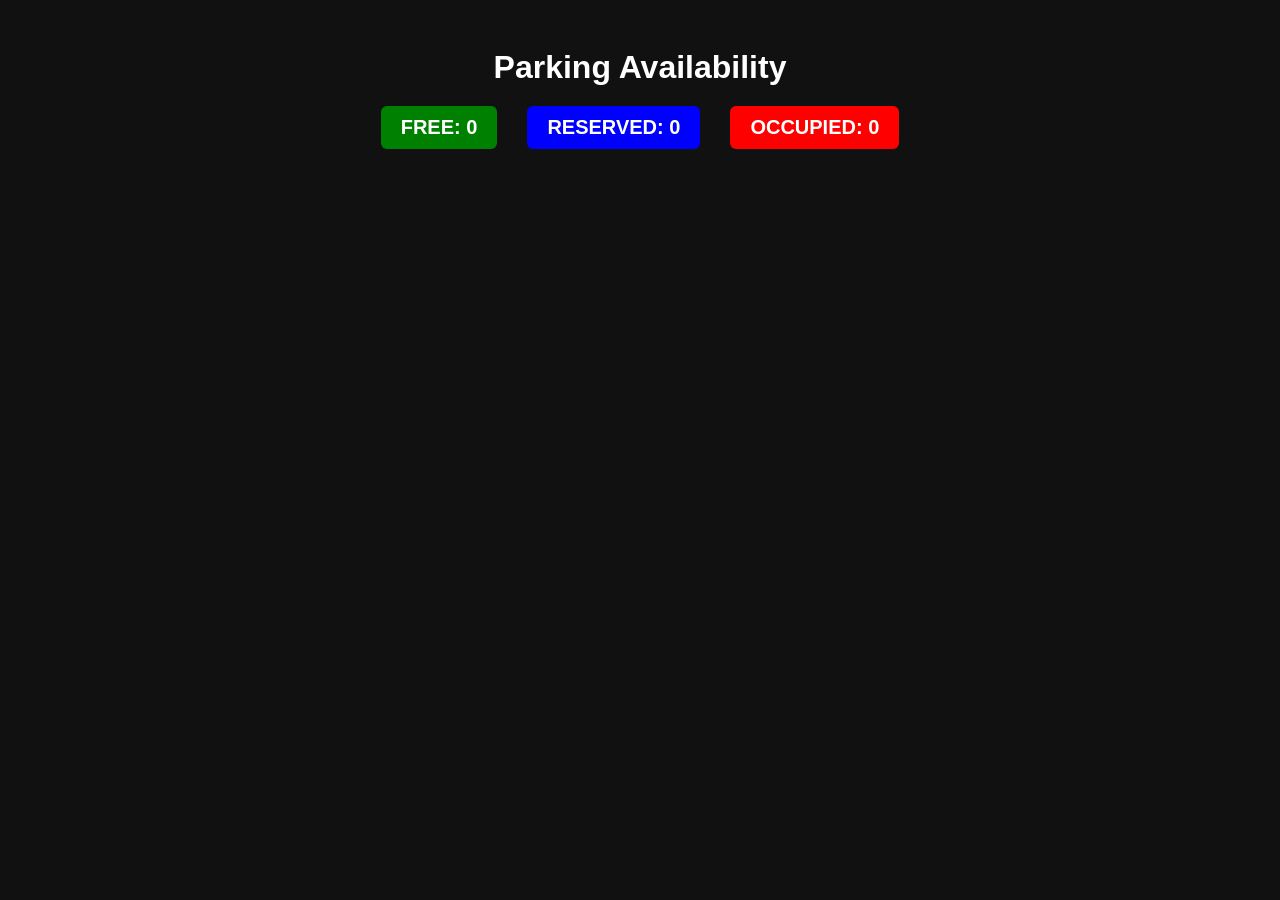
<file: Webpage/display.html>
<!DOCTYPE html>
<html lang="en">
<head>
  <meta charset="UTF-8">
  <title>Parking Availability Display</title>

  <style>
    body {
      font-family: Arial, sans-serif;
      background: #111;
      color: white;
      padding: 20px;
    }

    h1 {
      text-align: center;
      margin-bottom: 20px;
    }

    .summary {
      display: flex;
      justify-content: center;
      gap: 30px;
      margin-bottom: 30px;
      font-size: 20px;
    }

    .summary div {
      padding: 10px 20px;
      border-radius: 6px;
      font-weight: bold;
    }

    .free { background: green; }
    .reserved { background: blue; }
    .occupied { background: red; }

    .container {
      display: flex;
      flex-wrap: wrap;
      gap: 25px;
      justify-content: center;
    }

    .card {
      width: 180px;
      height: 120px;
      border-radius: 10px;
      display: flex;
      flex-direction: column;
      justify-content: center;
      align-items: center;
      font-size: 22px;
      font-weight: bold;
    }

    .FREE { background: green; }
    .RESERVED { background: blue; }
    .OCCUPIED { background: red; }

    .node { font-size: 26px; }
    .status { font-size: 18px; }
  </style>
</head>

<body>

<h1>Parking Availability</h1>

<div class="summary">
  <div class="free" id="freeCount">FREE: 0</div>
  <div class="reserved" id="reservedCount">RESERVED: 0</div>
  <div class="occupied" id="occupiedCount">OCCUPIED: 0</div>
</div>

<div class="container" id="cards"></div>

<script>
const BASE_URL = "https://smart-parking-backend-u60i.onrender.com";
const STATUS_API        = `${BASE_URL}/api/parking/status`;

async function fetchStatus() {
  const response = await fetch(STATUS_API);
  const data = await response.json();

  let free = 0;
  let reserved = 0;
  let occupied = 0;

  const container = document.getElementById("cards");
  container.innerHTML = "";

  for (const nodeId in data) {
    const n = data[nodeId];

    // 🚫 Ignore maintenance spaces at entrance
    if (n.final_status === "MAINTENANCE") continue;

    /* ✅ Resolve display status */
    let displayStatus =
      n.final_status !== "CLEAR"
        ? n.final_status
        : n.sensor_status;

    /* 🚨 Violation counts as OCCUPIED */
    if (n.violation === true) {
      displayStatus = "OCCUPIED";
    }

    /* Count totals */
    if (displayStatus === "FREE") free++;
    else if (displayStatus === "RESERVED") reserved++;
    else if (displayStatus === "OCCUPIED") occupied++;

    const card = document.createElement("div");
    card.className = "card " + displayStatus;

    card.innerHTML = `
      <div class="node">${nodeId}</div>
      <div class="status">${displayStatus}</div>
    `;

    container.appendChild(card);
  }

  document.getElementById("freeCount").textContent =
    "FREE: " + free;
  document.getElementById("reservedCount").textContent =
    "RESERVED: " + reserved;
  document.getElementById("occupiedCount").textContent =
    "OCCUPIED: " + occupied;
}

fetchStatus();
setInterval(fetchStatus, 1000);
</script>

</body>
</html>
</file>
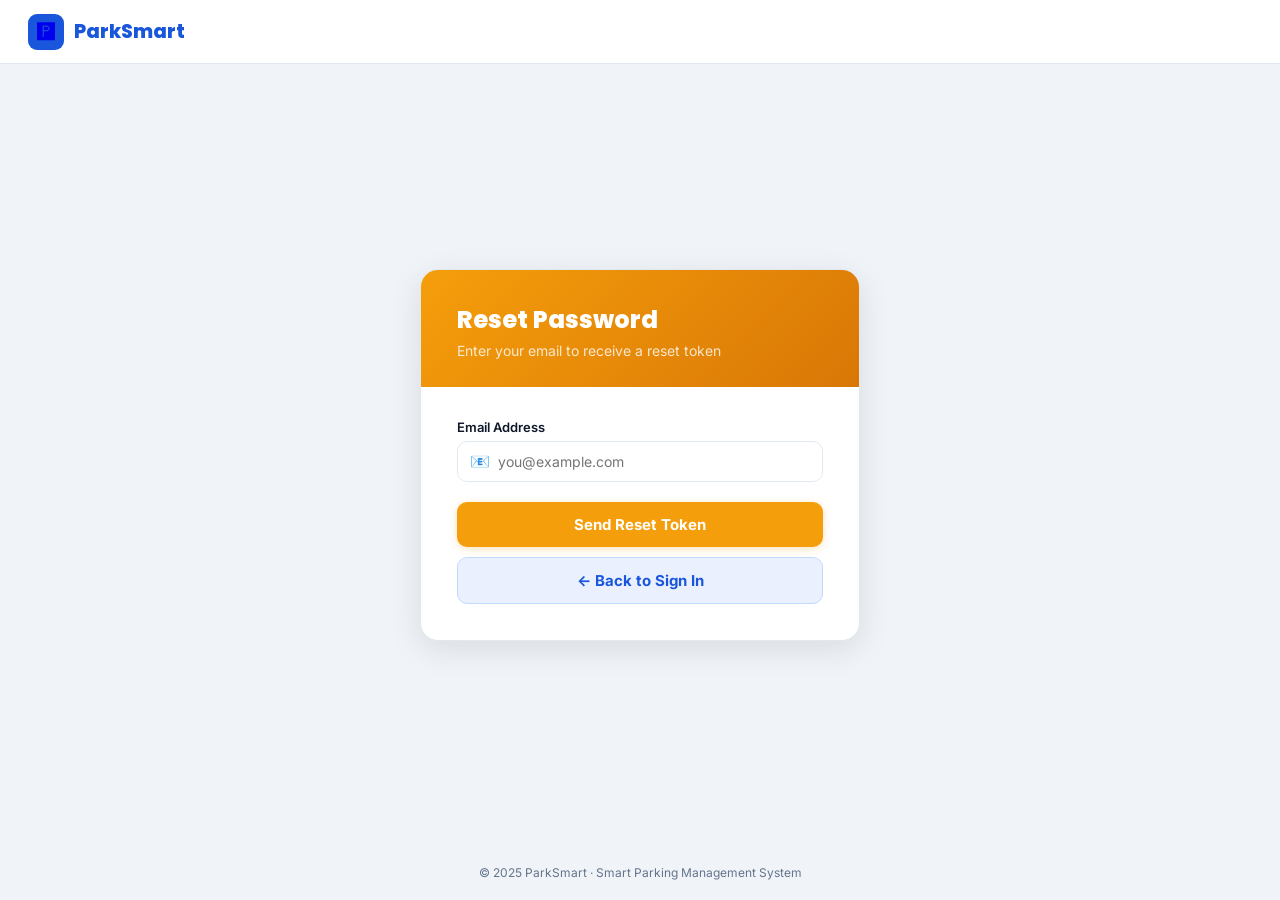
<file: Webpage/forgot-password.html>
<!DOCTYPE html>
<html lang="en">
<head>
<meta charset="UTF-8">
<meta name="viewport" content="width=device-width, initial-scale=1.0">
<title>ParkSmart – Reset Password</title>
<link href="https://fonts.googleapis.com/css2?family=Inter:wght@400;500;600;700&family=Poppins:wght@700;800&display=swap" rel="stylesheet">
<style>
  :root {
    --primary:#1a56db; --primary-light:#ebf0ff; --bg:#f0f4f9; --white:#fff;
    --text:#0f172a; --muted:#64748b; --border:#e2e8f0;
    --error:#dc2626; --error-bg:#fef2f2; --success:#059669; --success-bg:#ecfdf5;
  }
  *,*::before,*::after{margin:0;padding:0;box-sizing:border-box;}
  body{font-family:'Inter',sans-serif;background:var(--bg);min-height:100vh;display:flex;flex-direction:column;}
  nav{background:var(--white);border-bottom:1px solid var(--border);padding:0 28px;height:64px;display:flex;align-items:center;}
  .nav-logo{display:flex;align-items:center;gap:10px;text-decoration:none;}
  .nav-logo-mark{width:36px;height:36px;background:var(--primary);border-radius:9px;display:flex;align-items:center;justify-content:center;font-size:18px;}
  .nav-logo-name{font-family:'Poppins',sans-serif;font-size:19px;font-weight:800;color:var(--primary);}
  .page{flex:1;display:flex;align-items:center;justify-content:center;padding:40px 20px;}
  .card{background:var(--white);border-radius:18px;border:1.5px solid var(--border);box-shadow:0 8px 32px rgba(0,0,0,0.10);width:100%;max-width:440px;overflow:hidden;}
  .card-top{background:linear-gradient(135deg,#f59e0b,#d97706);padding:32px 36px 28px;color:white;}
  .card-top h1{font-family:'Poppins',sans-serif;font-size:24px;font-weight:800;margin-bottom:5px;}
  .card-top p{font-size:14px;opacity:0.8;}
  .card-body{padding:32px 36px 36px;}
  .field{margin-bottom:20px;}
  .field label{display:block;font-size:13px;font-weight:600;color:var(--text);margin-bottom:6px;}
  .input-wrap{position:relative;}
  .input-icon{position:absolute;left:13px;top:50%;transform:translateY(-50%);font-size:16px;pointer-events:none;}
  input{width:100%;padding:11px 14px 11px 40px;border:1.5px solid var(--border);border-radius:10px;font-size:14px;font-family:'Inter',sans-serif;color:var(--text);outline:none;transition:border-color 0.15s,box-shadow 0.15s;}
  input:focus{border-color:var(--primary);box-shadow:0 0 0 3px rgba(26,86,219,0.12);}
  .btn{width:100%;padding:13px;border:none;border-radius:10px;font-size:15px;font-weight:700;font-family:'Inter',sans-serif;cursor:pointer;transition:all 0.15s;display:flex;align-items:center;justify-content:center;gap:8px;margin-top:4px;}
  .btn-orange{background:#f59e0b;color:white;box-shadow:0 2px 8px rgba(245,158,11,0.28);}
  .btn-orange:hover{background:#d97706;}
  .btn-orange:disabled{opacity:0.65;cursor:not-allowed;}
  .btn-back{background:var(--primary-light);color:var(--primary);border:1.5px solid #bfdbfe;margin-top:10px;}
  .btn-back:hover{background:#dbeafe;}
  .alert{display:none;padding:11px 14px;border-radius:9px;font-size:13px;font-weight:500;margin-bottom:20px;align-items:center;gap:8px;}
  .alert.show{display:flex;}
  .alert-error{background:var(--error-bg);color:var(--error);border:1px solid #fca5a5;}
  .alert-success{background:var(--success-bg);color:var(--success);border:1px solid #a7f3d0;}
  .spinner{width:16px;height:16px;border:2px solid rgba(255,255,255,0.4);border-top-color:white;border-radius:50%;animation:spin 0.7s linear infinite;display:none;}
  @keyframes spin{to{transform:rotate(360deg);}}

  /* Step 2 - reset form */
  #step2{display:none;}
  .toggle-pw{position:absolute;right:13px;top:50%;transform:translateY(-50%);background:none;border:none;cursor:pointer;font-size:16px;color:var(--muted);padding:0;}
  footer{text-align:center;padding:20px;font-size:12px;color:var(--muted);}
</style>
</head>
<body>

<nav>
  <a href="user.html" class="nav-logo">
    <div class="nav-logo-mark">🅿</div>
    <div class="nav-logo-name">ParkSmart</div>
  </a>
</nav>

<div class="page">
  <div class="card">
    <div class="card-top">
      <h1>Reset Password</h1>
      <p>Enter your email to receive a reset token</p>
    </div>
    <div class="card-body">

      <div class="alert alert-error" id="errorAlert"><span>⚠️</span><span id="errorMsg"></span></div>
      <div class="alert alert-success" id="successAlert"><span>✅</span><span id="successMsg"></span></div>

      <!-- Step 1: Enter email -->
      <div id="step1">
        <div class="field">
          <label for="email">Email Address</label>
          <div class="input-wrap">
            <span class="input-icon">📧</span>
            <input type="email" id="email" placeholder="you@example.com">
          </div>
        </div>
        <button class="btn btn-orange" id="sendBtn" onclick="sendReset()">
          <div class="spinner" id="spinner1"></div>
          <span id="sendText">Send Reset Token</span>
        </button>
        <a href="index.html" class="btn btn-back" style="text-decoration:none;margin-top:10px;">← Back to Sign In</a>
      </div>

      <!-- Step 2: Enter token + new password -->
      <div id="step2">
        <p style="font-size:13px;color:var(--muted);margin-bottom:20px;line-height:1.6">
          Enter the reset token you received, then choose a new password.
        </p>
        <div class="field">
          <label for="token">Reset Token</label>
          <div class="input-wrap">
            <span class="input-icon">🔑</span>
            <input type="text" id="token" placeholder="Paste your reset token here">
          </div>
        </div>
        <div class="field">
          <label for="newpw">New Password</label>
          <div class="input-wrap">
            <span class="input-icon">🔒</span>
            <input type="password" id="newpw" placeholder="At least 6 characters">
            <button class="toggle-pw" onclick="togglePw()" type="button">👁</button>
          </div>
        </div>
        <button class="btn btn-orange" id="resetBtn" onclick="doReset()">
          <div class="spinner" id="spinner2"></div>
          <span id="resetText">Reset Password</span>
        </button>
      </div>

    </div>
  </div>
</div>

<footer>© 2025 ParkSmart · Smart Parking Management System</footer>

<script>
const BASE = "https://smart-parking-backend-u60i.onrender.com";

function showError(msg) {
  document.getElementById("errorMsg").textContent = msg;
  document.getElementById("errorAlert").classList.add("show");
  document.getElementById("successAlert").classList.remove("show");
}

function showSuccess(msg) {
  document.getElementById("successMsg").textContent = msg;
  document.getElementById("successAlert").classList.add("show");
  document.getElementById("errorAlert").classList.remove("show");
}

function togglePw() {
  const input = document.getElementById("newpw");
  input.type = input.type === "password" ? "text" : "password";
}

async function sendReset() {
  const email = document.getElementById("email").value.trim();
  if (!email) { showError("Please enter your email"); return; }

  document.getElementById("sendBtn").disabled = true;
  document.getElementById("spinner1").style.display = "block";
  document.getElementById("sendText").textContent = "Sending...";

  try {
    const res  = await fetch(`${BASE}/api/auth/forgot-password`, {
      method:"POST",
      headers:{"Content-Type":"application/json"},
      body: JSON.stringify({email})
    });
    const data = await res.json();

    // Show token directly (in production this would come via email)
    if (data.reset_token) {
      document.getElementById("token").value = data.reset_token;
      showSuccess("Token generated! It has been pre-filled below. Enter your new password.");
    } else {
      showSuccess("If that email exists, a reset token has been sent.");
    }

    document.getElementById("step1").style.display = "none";
    document.getElementById("step2").style.display = "block";

  } catch(e) {
    showError("Network error — please try again");
    document.getElementById("sendBtn").disabled = false;
  }
  document.getElementById("spinner1").style.display = "none";
}

async function doReset() {
  const token   = document.getElementById("token").value.trim();
  const newpw   = document.getElementById("newpw").value;

  if (!token || !newpw) { showError("Please fill in all fields"); return; }
  if (newpw.length < 6) { showError("Password must be at least 6 characters"); return; }

  document.getElementById("resetBtn").disabled = true;
  document.getElementById("spinner2").style.display = "block";
  document.getElementById("resetText").textContent = "Resetting...";

  try {
    const res  = await fetch(`${BASE}/api/auth/reset-password`, {
      method:"POST",
      headers:{"Content-Type":"application/json"},
      body: JSON.stringify({token, new_password: newpw})
    });
    const data = await res.json();

    if (!res.ok) { showError(data.detail || "Reset failed"); document.getElementById("resetBtn").disabled = false; document.getElementById("spinner2").style.display = "none"; return; }

    showSuccess("Password reset successfully! Redirecting to login...");
    setTimeout(() => window.location.href = "index.html", 1500);

  } catch(e) {
    showError("Network error — please try again");
    document.getElementById("resetBtn").disabled = false;
    document.getElementById("spinner2").style.display = "none";
  }
}

document.addEventListener("keydown", e => {
  if (e.key === "Enter") {
    if (document.getElementById("step2").style.display === "block") doReset();
    else sendReset();
  }
});
</script>
</body>
</html>
</file>
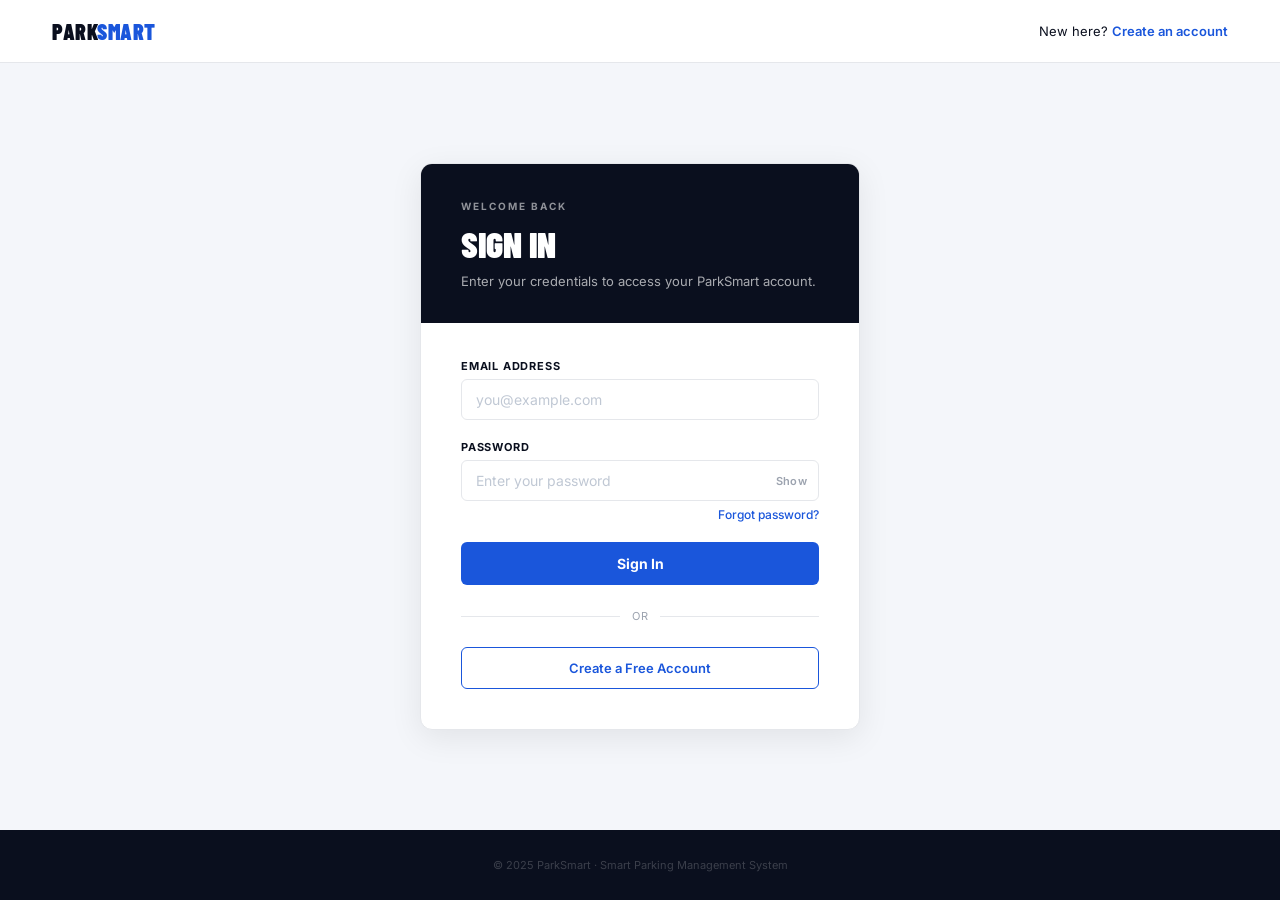
<file: Webpage/my-bookings.html>
<!DOCTYPE html>
<html lang="en">
<head>
<meta charset="UTF-8">
<meta name="viewport" content="width=device-width, initial-scale=1.0">
<title>ParkSmart – My Bookings</title>
<link href="https://fonts.googleapis.com/css2?family=Inter:wght@300;400;500;600;700;800&family=Barlow+Condensed:wght@600;700;800;900&family=Barlow:wght@400;500;600&display=swap" rel="stylesheet">
<style>
:root{--primary:#1a56db;--primary-dark:#1345b7;--primary-light:#ebf0ff;--bg:#f4f6fa;--white:#fff;--text:#0a0f1e;--muted:#6b7280;--light:#9ca3af;--border:#e5e7eb;--radius:8px;--free:#059669;--free-bg:#ecfdf5;--free-border:#a7f3d0;--occupied:#dc2626;--occupied-bg:#fef2f2;--occupied-border:#fca5a5;--reserved:#1a56db;--reserved-bg:#eff6ff;--reserved-border:#bfdbfe;--violation:#d97706;--violation-bg:#fffbeb;--violation-border:#fde68a;}
*,*::before,*::after{margin:0;padding:0;box-sizing:border-box;}
html{scroll-behavior:smooth;}
body{font-family:'Barlow',sans-serif;background:var(--bg);color:var(--text);min-height:100vh;-webkit-font-smoothing:antialiased;}

nav{position:sticky;top:0;z-index:300;background:#fff;border-bottom:1px solid var(--border);}
.nav-inner{max-width:1240px;margin:0 auto;padding:0 32px;height:62px;display:flex;align-items:center;justify-content:space-between;}
.nav-logo{display:flex;align-items:center;gap:10px;text-decoration:none;}
.nav-logo-mark{width:36px;height:36px;background:var(--primary);border-radius:6px;display:flex;align-items:center;justify-content:center;}
.nav-logo-mark svg{width:20px;height:20px;fill:white;}
.nav-wordmark{font-family:'Barlow Condensed',sans-serif;font-size:25px;font-weight:700;color:var(--text);letter-spacing:2px;text-transform:none;}
.nav-wordmark span{color:var(--primary);}
.nav-beta{font-family:'Inter',sans-serif;font-size:9px;font-weight:700;background:var(--primary);color:white;padding:2px 6px;border-radius:3px;letter-spacing:0.5px;margin-left:2px;vertical-align:middle;}
.nav-links{display:flex;align-items:center;}
.nav-link{font-family:'Inter',sans-serif;font-size:13px;font-weight:500;color:var(--muted);padding:8px 14px;border-radius:6px;border:none;background:none;cursor:pointer;transition:color 0.15s,background 0.15s;text-decoration:none;display:inline-flex;align-items:center;}
.nav-link:hover{color:var(--text);background:var(--bg);}
.nav-link.active{color:var(--primary);font-weight:600;}
.nav-right{display:flex;align-items:center;gap:12px;}
.nav-user-name{font-family:'Inter',sans-serif;font-size:13px;font-weight:600;color:var(--text);display:none;align-items:center;gap:8px;}
.nav-avatar{width:30px;height:30px;background:var(--primary);border-radius:50%;display:flex;align-items:center;justify-content:center;color:white;font-size:12px;font-weight:700;font-family:'Inter',sans-serif;}
.nav-signout{font-family:'Inter',sans-serif;font-size:13px;font-weight:600;color:var(--primary);background:none;border:1.5px solid var(--primary);border-radius:6px;padding:7px 18px;cursor:pointer;transition:all 0.15s;}
.nav-signout:hover{background:var(--primary);color:#fff;}

.main{max-width:1240px;margin:0 auto;padding:44px 32px 88px;}
.page-hd{margin-bottom:32px;}
.page-hd h1{font-family:'Barlow Condensed',sans-serif;font-size:36px;font-weight:900;text-transform:uppercase;letter-spacing:-0.3px;color:var(--text);}
.page-hd p{font-family:'Inter',sans-serif;font-size:13px;color:var(--muted);margin-top:4px;}

/* Active session */
.active-section{margin-bottom:40px;}
.section-label{font-family:'Inter',sans-serif;font-size:10px;font-weight:700;letter-spacing:1.5px;text-transform:uppercase;color:var(--light);margin-bottom:14px;}

.active-card{background:#fff;border:1px solid var(--border);border-radius:var(--radius);overflow:hidden;}
.active-top{height:4px;background:var(--primary);}
.active-body{padding:24px;}
.active-row1{display:flex;align-items:flex-start;justify-content:space-between;margin-bottom:20px;gap:16px;flex-wrap:wrap;}
.active-space{font-family:'Barlow Condensed',sans-serif;font-size:52px;font-weight:900;color:var(--text);letter-spacing:-1px;line-height:1;}
.active-space-sub{font-family:'Inter',sans-serif;font-size:11px;font-weight:600;letter-spacing:1px;text-transform:uppercase;color:var(--light);margin-top:4px;}
.active-badge{display:inline-flex;align-items:center;gap:6px;background:var(--reserved-bg);border:1px solid var(--reserved-border);border-radius:4px;padding:6px 12px;font-family:'Inter',sans-serif;font-size:11px;font-weight:700;color:var(--primary);text-transform:uppercase;letter-spacing:0.5px;}
.active-badge.checked{background:var(--free-bg);border-color:var(--free-border);color:var(--free);}
.active-badge-dot{width:6px;height:6px;border-radius:50%;background:currentColor;animation:pulse 2s infinite;}
@keyframes pulse{0%,100%{opacity:1;}50%{opacity:0.3;}}

.active-stats{display:grid;grid-template-columns:repeat(auto-fill,minmax(140px,1fr));gap:12px;margin-bottom:20px;}
.stat-box{background:var(--bg);border:1px solid var(--border);border-radius:6px;padding:14px 16px;}
.stat-label{font-family:'Inter',sans-serif;font-size:10px;font-weight:700;letter-spacing:1px;text-transform:uppercase;color:var(--light);margin-bottom:6px;}
.stat-val{font-family:'Barlow Condensed',sans-serif;font-size:24px;font-weight:800;color:var(--text);letter-spacing:-0.3px;}
.stat-val.green{color:var(--free);}
.stat-val.blue{color:var(--primary);}

.active-actions{display:flex;gap:10px;flex-wrap:wrap;}
.btn{display:inline-flex;align-items:center;justify-content:center;gap:7px;padding:11px 20px;border-radius:6px;border:none;font-family:'Inter',sans-serif;font-size:13px;font-weight:600;cursor:pointer;transition:all 0.15s;letter-spacing:0;}
.btn svg{width:14px;height:14px;flex-shrink:0;}
.btn-primary{background:var(--primary);color:#fff;}
.btn-primary:hover{background:var(--primary-dark);}
.btn-danger{background:var(--occupied-bg);color:var(--occupied);border:1px solid var(--occupied-border);}
.btn-danger:hover{background:#fee2e2;}
.btn-ghost{background:#fff;color:var(--muted);border:1px solid var(--border);}
.btn-ghost:hover{background:var(--bg);}
.btn:disabled{opacity:0.5;cursor:not-allowed;}

/* Empty states */
.empty-box{background:#fff;border:1px solid var(--border);border-radius:var(--radius);padding:48px 24px;text-align:center;}
.empty-icon{width:48px;height:48px;background:var(--bg);border-radius:50%;display:flex;align-items:center;justify-content:center;margin:0 auto 16px;}
.empty-icon svg{width:24px;height:24px;fill:var(--light);}
.empty-title{font-family:'Barlow Condensed',sans-serif;font-size:20px;font-weight:800;text-transform:uppercase;color:var(--text);margin-bottom:4px;}
.empty-sub{font-family:'Inter',sans-serif;font-size:13px;color:var(--muted);}

/* History */
.history-section{}
.history-list{display:flex;flex-direction:column;gap:12px;}
.history-card{background:#fff;border:1px solid var(--border);border-radius:var(--radius);padding:18px 20px;display:flex;align-items:center;gap:20px;flex-wrap:wrap;}
.history-space{font-family:'Barlow Condensed',sans-serif;font-size:28px;font-weight:900;color:var(--text);letter-spacing:-0.5px;min-width:48px;}
.history-info{flex:1;min-width:180px;}
.history-date{font-family:'Inter',sans-serif;font-size:13px;font-weight:600;color:var(--text);margin-bottom:2px;}
.history-duration{font-family:'Inter',sans-serif;font-size:12px;color:var(--muted);}
.history-cost{font-family:'Barlow Condensed',sans-serif;font-size:22px;font-weight:800;color:var(--text);letter-spacing:-0.3px;white-space:nowrap;}
.history-cost-label{font-family:'Inter',sans-serif;font-size:10px;color:var(--light);font-weight:600;letter-spacing:0.5px;text-transform:uppercase;text-align:right;}

/* Payment modal */
.overlay{display:none;position:fixed;inset:0;background:rgba(10,15,30,0.72);z-index:600;align-items:center;justify-content:center;padding:20px;}
.overlay.open{display:flex;}
.modal{background:#fff;border-radius:12px;width:100%;max-width:420px;box-shadow:0 32px 64px rgba(0,0,0,0.22);overflow:hidden;animation:pop 0.2s cubic-bezier(0.34,1.56,0.64,1);}
@keyframes pop{from{opacity:0;transform:scale(0.94) translateY(6px);}to{opacity:1;transform:scale(1);}}
.modal-accent{height:4px;}
.modal-top{padding:24px 26px 18px;border-bottom:1px solid var(--border);display:flex;align-items:flex-start;gap:14px;}
.modal-ico{width:40px;height:40px;border-radius:8px;display:flex;align-items:center;justify-content:center;flex-shrink:0;}
.modal-ico svg{width:20px;height:20px;}
.ico-payment{background:var(--free-bg);}
.ico-payment svg{fill:var(--free);}
.ico-confirm{background:var(--occupied-bg);}
.ico-confirm svg{fill:var(--occupied);}
.modal-title{font-family:'Barlow Condensed',sans-serif;font-size:20px;font-weight:800;color:var(--text);text-transform:uppercase;letter-spacing:0.3px;}
.modal-sub{font-family:'Inter',sans-serif;font-size:12px;color:var(--muted);margin-top:2px;line-height:1.5;}
.modal-body{padding:20px 26px;}
.modal-foot{padding:0 26px 24px;display:flex;flex-direction:column;gap:8px;}
.detail-box{background:var(--bg);border-radius:6px;padding:14px 16px;margin-bottom:16px;border:1px solid var(--border);}
.detail-row{display:flex;justify-content:space-between;align-items:center;padding:7px 0;font-family:'Inter',sans-serif;font-size:13px;border-bottom:1px solid var(--border);}
.detail-row:last-child{border-bottom:none;padding-bottom:0;}
.detail-row:first-child{padding-top:0;}
.dk{color:var(--muted);}
.dv{font-weight:600;color:var(--text);}
.dv.big{font-family:'Barlow Condensed',sans-serif;font-size:28px;font-weight:900;color:var(--free);}
.or-divider{font-family:'Inter',sans-serif;text-align:center;font-size:11px;color:var(--light);padding:2px 0;}
.payment-methods{display:flex;gap:8px;margin-bottom:16px;}
.pay-method{flex:1;padding:12px 8px;border-radius:6px;border:1.5px solid var(--border);background:#fff;font-family:'Inter',sans-serif;font-size:12px;font-weight:600;color:var(--muted);cursor:pointer;text-align:center;transition:all 0.15s;}
.pay-method:hover,.pay-method.active{border-color:var(--primary);color:var(--primary);background:var(--primary-light);}
.pay-note{font-family:'Inter',sans-serif;font-size:11px;color:var(--light);text-align:center;margin-bottom:4px;}

footer{background:#06101f;padding:44px 32px;}
.foot-inner{max-width:1240px;margin:0 auto;display:flex;align-items:center;justify-content:space-between;flex-wrap:wrap;gap:16px;}
.foot-brand{display:flex;align-items:center;gap:12px;}
.foot-logo{width:32px;height:32px;background:var(--primary);border-radius:6px;display:flex;align-items:center;justify-content:center;}
.foot-logo svg{width:18px;height:18px;fill:#fff;}
.foot-name{font-family:'Barlow Condensed',sans-serif;font-size:18px;font-weight:900;color:#fff;text-transform:uppercase;letter-spacing:0.5px;}
.foot-tag{font-family:'Inter',sans-serif;font-size:11px;color:rgba(255,255,255,0.25);margin-top:1px;}
.foot-copy{font-family:'Inter',sans-serif;font-size:11px;color:rgba(255,255,255,0.2);}
</style>
</head>
<body>

<nav>
  <div class="nav-inner">
    <a href="user.html" class="nav-logo">
      <div class="nav-logo-mark"><svg viewBox="0 0 24 24"><path d="M12 2C8.13 2 5 5.13 5 9c0 5.25 7 13 7 13s7-7.75 7-13c0-3.87-3.13-7-7-7zm0 9.5c-1.38 0-2.5-1.12-2.5-2.5s1.12-2.5 2.5-2.5 2.5 1.12 2.5 2.5-1.12 2.5-2.5 2.5z"/></svg></div>
      <div class="nav-wordmark">Park<span>Smart</span><span class="nav-beta">BETA</span></div>
    </a>
    <div class="nav-links">
  <a href="user.html" class="nav-link">Home</a>
  <a href="spaces.html" class="nav-link">Find a Space</a>
  <a href="my-bookings.html" class="nav-link active">My Bookings</a>
  <a href="#" class="nav-link" onclick="alert('Help — coming soon!')">Help</a>
</div>
    <div class="nav-right">
      <div class="nav-user-name" id="navUser"><div class="nav-avatar" id="navAvatar">?</div><span id="navName"></span></div>
      <button class="nav-signout" onclick="signOut()">Sign Out</button>
    </div>
  </div>
</nav>

<div class="main">
  <div class="page-hd">
    <h1>My Bookings</h1>
    <p>Your active session and parking history</p>
  </div>

  <!-- ACTIVE SESSION -->
  <div class="active-section">
    <div class="section-label">Active Session</div>
    <div id="activeSessionContainer"></div>
  </div>

  <!-- HISTORY -->
  <div class="history-section">
    <div class="section-label">Past Sessions</div>
    <div id="historyContainer"></div>
  </div>
</div>

<!-- END SESSION CONFIRM MODAL -->
<div id="endSessionOverlay" class="overlay">
  <div class="modal">
    <div class="modal-accent" style="background:var(--occupied)"></div>
    <div class="modal-top">
      <div class="modal-ico ico-confirm">
        <svg viewBox="0 0 24 24"><path d="M12 2C6.48 2 2 6.48 2 12s4.48 10 10 10 10-4.48 10-10S17.52 2 12 2zm1 15h-2v-2h2v2zm0-4h-2V7h2v6z"/></svg>
      </div>
      <div>
        <div class="modal-title">End Session?</div>
        <div class="modal-sub">Make sure your vehicle has left the space before confirming</div>
      </div>
    </div>
    <div class="modal-body">
      <div class="detail-box">
        <div class="detail-row"><span class="dk">Space</span><span class="dv" id="endNodeId">—</span></div>
        <div class="detail-row"><span class="dk">Estimated duration</span><span class="dv" id="endDuration">—</span></div>
        <div class="detail-row"><span class="dk">Estimated cost</span><span class="dv" id="endCost">—</span></div>
      </div>
      <p style="font-family:'Inter',sans-serif;font-size:12px;color:var(--muted);line-height:1.65;">The final amount will be calculated at the moment of ending your session. Rate: $100 JMD / hour.</p>
    </div>
    <div class="modal-foot">
      <button class="btn btn-danger" id="confirmEndBtn" onclick="confirmEndSession()">
        <svg viewBox="0 0 24 24" fill="currentColor"><path d="M9 16.17L4.83 12l-1.42 1.41L9 19 21 7l-1.41-1.41z"/></svg>
        Yes, End Session
      </button>
      <div class="or-divider">or</div>
      <button class="btn btn-ghost" onclick="hideEndModal()">Cancel</button>
    </div>
  </div>
</div>

<!-- PAYMENT MODAL -->
<div id="paymentOverlay" class="overlay">
  <div class="modal">
    <div class="modal-accent" style="background:var(--free)"></div>
    <div class="modal-top">
      <div class="modal-ico ico-payment">
        <svg viewBox="0 0 24 24"><path d="M20 4H4c-1.11 0-1.99.89-1.99 2L2 18c0 1.11.89 2 2 2h16c1.11 0 2-.89 2-2V6c0-1.11-.89-2-2-2zm0 14H4v-6h16v6zm0-10H4V6h16v2z"/></svg>
      </div>
      <div>
        <div class="modal-title">Payment Summary</div>
        <div class="modal-sub">Session ended — please complete payment</div>
      </div>
    </div>
    <div class="modal-body">
      <div class="detail-box">
        <div class="detail-row"><span class="dk">Space</span><span class="dv" id="payNodeId">—</span></div>
        <div class="detail-row"><span class="dk">Duration</span><span class="dv" id="payDuration">—</span></div>
        <div class="detail-row"><span class="dk">Rate</span><span class="dv">$100 JMD / hour</span></div>
        <div class="detail-row"><span class="dk">Total</span><span class="dv big" id="payTotal">—</span></div>
      </div>
      <div class="section-label" style="margin-bottom:8px;">Select Payment Method</div>
      <div class="payment-methods">
        <div class="pay-method active" onclick="selectMethod(this)">Cash</div>
<div class="pay-method" onclick="selectMethod(this)">Debit / Credit Card</div>
      </div>
      <div class="pay-note">This is a simulated payment for demonstration purposes</div>
    </div>
    <div class="modal-foot">
      <button class="btn btn-primary" onclick="completePay()">
        <svg viewBox="0 0 24 24" fill="currentColor"><path d="M9 16.17L4.83 12l-1.42 1.41L9 19 21 7l-1.41-1.41z"/></svg>
        Complete Payment
      </button>
    </div>
  </div>
</div>

<footer>
  <div class="foot-inner">
    <div class="foot-brand">
      <div class="foot-logo"><svg viewBox="0 0 24 24"><path d="M12 2C8.13 2 5 5.13 5 9c0 5.25 7 13 7 13s7-7.75 7-13c0-3.87-3.13-7-7-7zm0 9.5c-1.38 0-2.5-1.12-2.5-2.5s1.12-2.5 2.5-2.5 2.5 1.12 2.5 2.5-1.12 2.5-2.5 2.5z"/></svg></div>
      <div><div class="foot-name">ParkSmart</div><div class="foot-tag">Smart Parking Management System</div></div>
    </div>
    <div class="foot-copy">© 2025 ParkSmart · Real-time availability powered by IoT sensors</div>
  </div>
</footer>

<script>
const BASE_URL      = "https://smart-parking-backend-u60i.onrender.com";
const STATUS_API    = `${BASE_URL}/api/parking/status`;
const END_API       = `${BASE_URL}/api/session/end`;
const SESSIONS_API  = `${BASE_URL}/api/my-sessions`;
const RATE_PER_HR   = 100;

const storedUser    = localStorage.getItem("ps_user");
const currentUser   = storedUser ? JSON.parse(storedUser) : null;
const currentUserId = currentUser ? currentUser.user_id : null;
const token         = localStorage.getItem("ps_token");

if (!currentUser || !token) window.location.href = "index.html";

document.getElementById("navUser").style.display = "flex";
document.getElementById("navName").textContent   = currentUser.name;
document.getElementById("navAvatar").textContent = currentUser.name.charAt(0).toUpperCase();

function signOut() {
  localStorage.removeItem("ps_token");
  localStorage.removeItem("ps_user");
  window.location.href = "index.html";
}

function fmt12(ts) {
  const d = new Date(ts * 1000);
  let h = d.getHours(), m = d.getMinutes();
  const ampm = h >= 12 ? "PM" : "AM";
  h = h % 12 || 12;
  return `${h}:${m.toString().padStart(2,'0')} ${ampm}`;
}

function fmtDate(ts) {
  const d = new Date(ts * 1000);
  return d.toLocaleDateString("en-JM", { weekday:"short", month:"short", day:"numeric" });
}

function fmtDuration(sec) {
  if (sec < 60) return `${sec}s`;
  const m = Math.floor(sec / 60), s = sec % 60;
  if (m < 60) return `${m}m ${s}s`;
  const h = Math.floor(m / 60), rm = m % 60;
  return `${h}h ${rm}m`;
}

function estCost(sec) {
  return (sec / 3600 * RATE_PER_HR).toFixed(2);
}

// ── Active session state ──
let activeNode = null;
let sessionTimer = null;

function elapsedSince(ts) {
  return Math.max(0, Math.floor(Date.now() / 1000) - ts);
}

// ── Load everything ──
async function loadPage() {
  try {
    const [statusRes, sessionsRes] = await Promise.all([
      fetch(STATUS_API),
      fetch(SESSIONS_API, { headers: { Authorization: `Bearer ${token}` } })
    ]);

    const statusData   = await statusRes.json();
    const sessionsData = await sessionsRes.json();

    renderActive(statusData);
    renderHistory(sessionsData);
  } catch(e) {
    console.error(e);
  }
}

function renderActive(data) {
  const container = document.getElementById("activeSessionContainer");
  activeNode = null;

  // Find any space reserved by this user and checked in
  for (const [id, n] of Object.entries(data)) {
    if (n.reserved_by === currentUserId && n.final_status !== "OFFLINE") {
      activeNode = { id, ...n };
      break;
    }
  }

  if (!activeNode) {
    container.innerHTML = `
      <div class="empty-box">
        <div class="empty-icon"><svg viewBox="0 0 24 24"><path d="M17 12h-5v5h5v-5zM16 1v2H8V1H6v2H5c-1.11 0-1.99.9-1.99 2L3 19c0 1.1.89 2 2 2h14c1.1 0 2-.9 2-2V5c0-1.1-.9-2-2-2h-1V1h-2zm3 18H5V8h14v11z"/></svg></div>
        <div class="empty-title">No Active Session</div>
        <div class="empty-sub">Reserve a parking space to get started</div>
      </div>`;
    if (sessionTimer) { clearInterval(sessionTimer); sessionTimer = null; }
    return;
  }

  const isCheckedIn  = activeNode.checked_in;
  const checkinTime  = activeNode.checkin_time || null;
  const typeLabel    = activeNode.id.startsWith("O") ? "Outdoor Bay" : "Indoor Bay";

  container.innerHTML = `
    <div class="active-card">
      <div class="active-top"></div>
      <div class="active-body">
        <div class="active-row1">
          <div>
            <div class="active-space">${activeNode.id}</div>
            <div class="active-space-sub">${typeLabel}</div>
          </div>
          <div class="active-badge ${isCheckedIn ? 'checked' : ''}">
            <div class="active-badge-dot"></div>
            ${isCheckedIn ? 'Checked In' : 'Reserved — Awaiting Check-in'}
          </div>
        </div>
        <div class="active-stats">
          <div class="stat-box">
            <div class="stat-label">Status</div>
            <div class="stat-val ${activeNode.sensor_status === 'FREE' ? 'green' : ''}">${activeNode.final_status}</div>
          </div>
          <div class="stat-box">
            <div class="stat-label">${isCheckedIn ? 'Duration' : 'Reserved At'}</div>
            <div class="stat-val blue" id="durationDisplay">${isCheckedIn && checkinTime ? fmtDuration(elapsedSince(checkinTime)) : fmt12(activeNode.reservation_expiry ? activeNode.reservation_expiry - (activeNode.reservation_expiry - (activeNode.server_timestamp || 0)) : 0)}</div>
          </div>
          <div class="stat-box">
            <div class="stat-label">${isCheckedIn ? 'Est. Cost' : 'Expires At'}</div>
            <div class="stat-val" id="costDisplay">${isCheckedIn && checkinTime ? `$${estCost(elapsedSince(checkinTime))} JMD` : fmt12(activeNode.reservation_expiry)}</div>
          </div>
        </div>
        <div class="active-actions">
          ${isCheckedIn
            ? `<button class="btn btn-danger" onclick="openEndModal('${activeNode.id}')">
                <svg viewBox="0 0 24 24" fill="currentColor"><path d="M6 6h12v12H6z"/></svg>
                End Session
               </button>`
            : `<div style="font-family:'Inter',sans-serif;font-size:12px;color:var(--muted);padding:10px 0;">
                Waiting for QR scan check-in at the barrier
               </div>`
          }
        </div>
      </div>
    </div>`;

  // Live timer if checked in
  if (isCheckedIn && checkinTime) {
    if (sessionTimer) clearInterval(sessionTimer);
    sessionTimer = setInterval(() => {
      const elapsed = elapsedSince(checkinTime);
      const durEl   = document.getElementById("durationDisplay");
      const costEl  = document.getElementById("costDisplay");
      if (durEl)  durEl.textContent  = fmtDuration(elapsed);
      if (costEl) costEl.textContent = `$${estCost(elapsed)} JMD`;
    }, 1000);
  }
}

function renderHistory(sessions) {
  const container = document.getElementById("historyContainer");

  if (!sessions || sessions.length === 0) {
    container.innerHTML = `
      <div class="empty-box">
        <div class="empty-icon"><svg viewBox="0 0 24 24"><path d="M13 3c-4.97 0-9 4.03-9 9H1l3.89 3.89.07.14L9 12H6c0-3.87 3.13-7 7-7s7 3.13 7 7-3.13 7-7 7c-1.93 0-3.68-.79-4.94-2.06l-1.42 1.42C8.27 19.99 10.51 21 13 21c4.97 0 9-4.03 9-9s-4.03-9-9-9zm-1 5v5l4.28 2.54.72-1.21-3.5-2.08V8H12z"/></svg></div>
        <div class="empty-title">No Past Sessions</div>
        <div class="empty-sub">Your completed parking sessions will appear here</div>
      </div>`;
    return;
  }

  container.innerHTML = `<div class="history-list">${sessions.map(s => {
    const cost     = s.cost_jmd != null ? `$${s.cost_jmd.toFixed(2)}` : "—";
    const dateStr  = fmtDate(s.end_time);
    const timeStr  = `${fmt12(s.start_time)} – ${fmt12(s.end_time)}`;
    const durStr   = fmtDuration(s.duration_seconds);
    return `
      <div class="history-card">
        <div class="history-space">${s.node_id}</div>
        <div class="history-info">
          <div class="history-date">${dateStr} &nbsp;·&nbsp; ${timeStr}</div>
          <div class="history-duration">${durStr}</div>
        </div>
        <div>
          <div class="history-cost">${cost} <span style="font-family:'Inter',sans-serif;font-size:12px;font-weight:500;color:var(--muted);">JMD</span></div>
          <div class="history-cost-label">Total Paid</div>
        </div>
      </div>`;
  }).join("")}</div>`;
}

// ── End session modal ──
let pendingEndNode = null;

function openEndModal(nodeId) {
  pendingEndNode = nodeId;
  const checkinTime = activeNode?.checkin_time;
  const elapsed     = checkinTime ? elapsedSince(checkinTime) : 0;

  document.getElementById("endNodeId").textContent   = nodeId;
  document.getElementById("endDuration").textContent = fmtDuration(elapsed);
  document.getElementById("endCost").textContent     = `$${estCost(elapsed)} JMD`;
  document.getElementById("endSessionOverlay").classList.add("open");
}

function hideEndModal() {
  pendingEndNode = null;
  document.getElementById("endSessionOverlay").classList.remove("open");
}

async function confirmEndSession() {
  if (!pendingEndNode) return;

  const btn = document.getElementById("confirmEndBtn");
  btn.disabled = true;
  btn.textContent = "Checking...";

  try {
    const res  = await fetch(END_API, {
      method: "POST",
      headers: { "Content-Type": "application/json", Authorization: `Bearer ${token}` },
      body: JSON.stringify({ node_id: pendingEndNode })
    });
    const data = await res.json();

    if (res.ok) {
      hideEndModal();
      // Show payment modal
      document.getElementById("payNodeId").textContent   = data.node_id;
      document.getElementById("payDuration").textContent = fmtDuration(data.duration_seconds);
      document.getElementById("payTotal").textContent    = `$${data.cost_jmd.toFixed(2)} JMD`;
      document.getElementById("paymentOverlay").classList.add("open");
      if (sessionTimer) { clearInterval(sessionTimer); sessionTimer = null; }
    } else {
      alert(data.detail || "Could not end session. Make sure your vehicle has left the space.");
    }
  } catch(e) {
    alert("Network error — please try again.");
  }

  btn.disabled = false;
  btn.innerHTML = `<svg viewBox="0 0 24 24" fill="currentColor"><path d="M9 16.17L4.83 12l-1.42 1.41L9 19 21 7l-1.41-1.41z"/></svg> Yes, End Session`;
}

function selectMethod(el) {
  document.querySelectorAll(".pay-method").forEach(m => m.classList.remove("active"));
  el.classList.add("active");
}

function completePay() {
  document.getElementById("paymentOverlay").classList.remove("open");
  loadPage();
}

document.querySelectorAll(".overlay").forEach(o => {
  o.addEventListener("click", e => { if (e.target === o) o.classList.remove("open"); });
});

loadPage();
setInterval(loadPage, 10000);
</script>
</body>
</html>
</file>
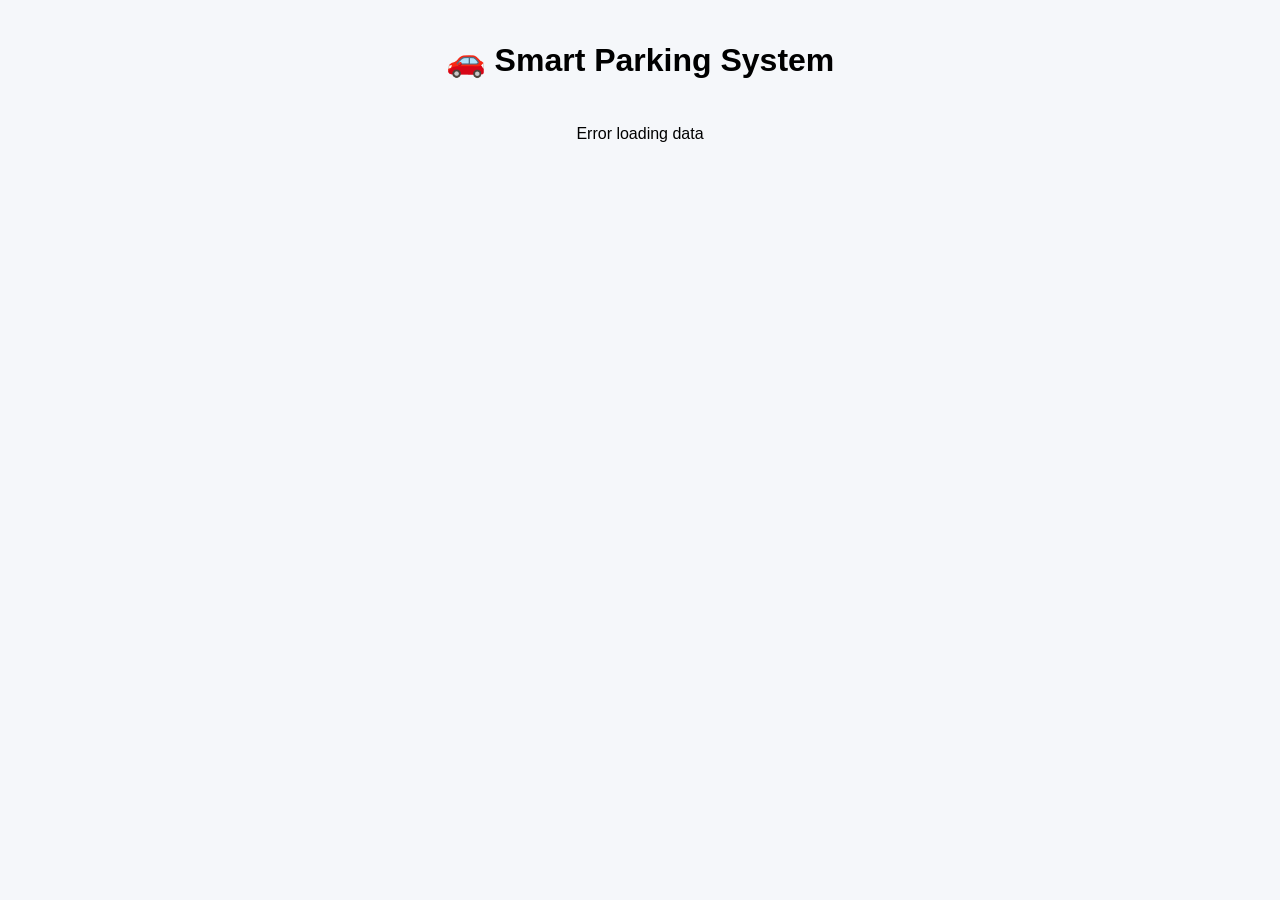
<file: Webpage/old.html>
<!DOCTYPE html>
<html lang="en">
<head>
  <meta charset="UTF-8" />
  <title>Smart Parking Dashboard</title>
  <link rel="stylesheet" href="style.css" />
</head>
<body>

  <h1>🚗 Smart Parking System</h1>

  <div id="parking-container">
    <p>Loading parking data...</p>
  </div>

  <script src="script.js"></script>
</body>
</html>
</file>
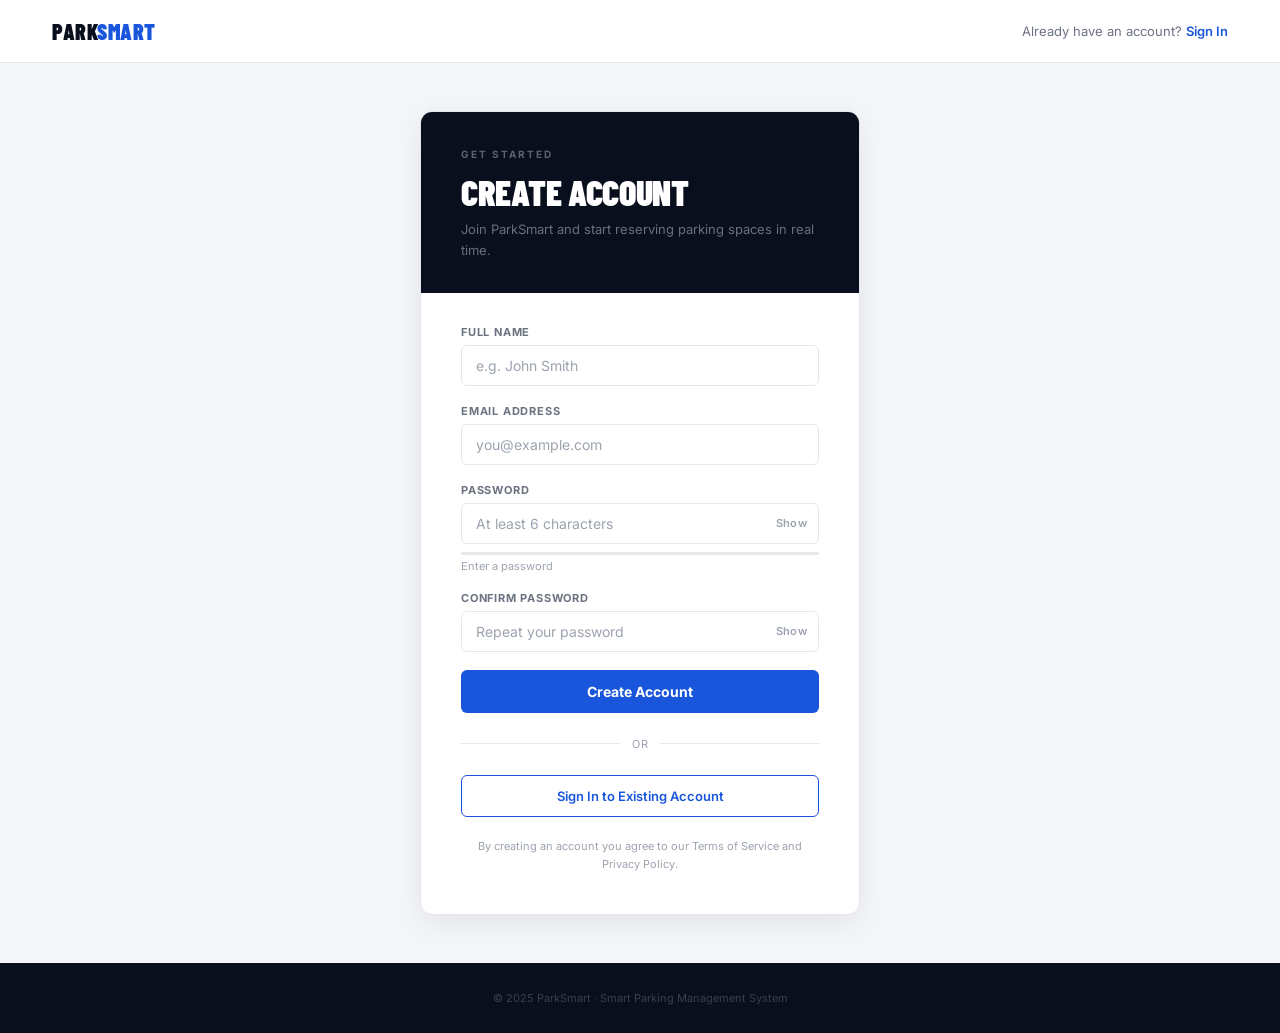
<file: Webpage/register.html>
<!DOCTYPE html>
<html lang="en">
<head>
<meta charset="UTF-8">
<meta name="viewport" content="width=device-width, initial-scale=1.0">
<title>ParkSmart – Create Account</title>
<link href="https://fonts.googleapis.com/css2?family=Inter:wght@300;400;500;600;700;800&family=Barlow+Condensed:wght@600;700;800;900&family=Barlow:wght@400;500;600&display=swap" rel="stylesheet">
<style>
:root{--primary:#1a56db;--primary-dark:#1345b7;--primary-light:#ebf0ff;--bg:#f4f6fa;--white:#fff;--text:#0a0f1e;--muted:#6b7280;--light:#9ca3af;--border:#e5e7eb;--error:#dc2626;--error-bg:#fef2f2;--success:#059669;--success-bg:#ecfdf5;}
*,*::before,*::after{margin:0;padding:0;box-sizing:border-box;}
html{scroll-behavior:smooth;}
body{font-family:'Barlow',sans-serif;background:var(--bg);min-height:100vh;display:flex;flex-direction:column;-webkit-font-smoothing:antialiased;}

nav{background:var(--white);border-bottom:1px solid var(--border);}
.nav-inner{max-width:1240px;margin:0 auto;padding:0 32px;height:62px;display:flex;align-items:center;justify-content:space-between;}
.nav-logo{display:flex;align-items:center;gap:10px;text-decoration:none;}
.nav-p{width:36px;height:36px;background:var(--primary);border-radius:6px;display:flex;align-items:center;justify-content:center;}
.nav-p span{font-family:'Barlow Condensed',sans-serif;font-size:22px;font-weight:900;color:white;line-height:1;}
.nav-wordmark{font-family:'Barlow Condensed',sans-serif;font-size:22px;font-weight:900;color:var(--text);letter-spacing:0.5px;text-transform:uppercase;}
.nav-wordmark em{color:var(--primary);font-style:normal;}
.nav-right{font-family:'Inter',sans-serif;font-size:13px;color:var(--muted);}
.nav-right a{color:var(--primary);font-weight:600;text-decoration:none;}
.nav-right a:hover{text-decoration:underline;}

.page{flex:1;display:flex;align-items:center;justify-content:center;padding:48px 20px;}
.card{background:var(--white);border-radius:12px;border:1px solid var(--border);box-shadow:0 8px 32px rgba(0,0,0,0.08);width:100%;max-width:440px;overflow:hidden;}

.card-header{background:#0a0f1e;padding:36px 40px 32px;}
.card-header-eyebrow{font-family:'Inter',sans-serif;font-size:10px;font-weight:700;letter-spacing:2px;text-transform:uppercase;color:rgba(255,255,255,0.35);margin-bottom:10px;}
.card-header h1{font-family:'Barlow Condensed',sans-serif;font-size:36px;font-weight:900;text-transform:uppercase;color:#fff;letter-spacing:-0.3px;margin-bottom:6px;}
.card-header p{font-family:'Inter',sans-serif;font-size:13px;color:rgba(255,255,255,0.4);line-height:1.6;}

.card-body{padding:32px 40px 40px;}

.alert{display:none;padding:12px 14px;border-radius:6px;font-family:'Inter',sans-serif;font-size:13px;font-weight:500;margin-bottom:20px;border:1px solid;}
.alert.show{display:block;}
.alert-error{background:var(--error-bg);color:var(--error);border-color:#fca5a5;}
.alert-success{background:var(--success-bg);color:var(--success);border-color:#a7f3d0;}

.field{margin-bottom:18px;}
.field label{display:block;font-family:'Inter',sans-serif;font-size:11px;font-weight:700;letter-spacing:0.8px;text-transform:uppercase;color:var(--muted);margin-bottom:6px;}
input[type="email"],input[type="password"],input[type="text"]{width:100%;padding:11px 14px;border:1px solid var(--border);border-radius:6px;font-size:14px;font-family:'Inter',sans-serif;color:var(--text);background:var(--white);transition:border-color 0.15s,box-shadow 0.15s;outline:none;}
input:focus{border-color:var(--primary);box-shadow:0 0 0 3px rgba(26,86,219,0.08);}
input::placeholder{color:var(--light);}
.pw-wrap{position:relative;}
.toggle-pw{position:absolute;right:12px;top:50%;transform:translateY(-50%);background:none;border:none;cursor:pointer;font-family:'Inter',sans-serif;font-size:11px;font-weight:600;color:var(--light);padding:0;letter-spacing:0.3px;}
.toggle-pw:hover{color:var(--muted);}

.pw-strength{margin-top:8px;}
.pw-bar{height:3px;border-radius:2px;background:var(--border);overflow:hidden;margin-bottom:4px;}
.pw-fill{height:100%;border-radius:2px;width:0;transition:width 0.3s,background 0.3s;}
.pw-label{font-family:'Inter',sans-serif;font-size:11px;color:var(--light);}

.btn-submit{width:100%;padding:13px;background:var(--primary);color:white;border:none;border-radius:6px;font-family:'Inter',sans-serif;font-size:14px;font-weight:700;cursor:pointer;transition:all 0.15s;display:flex;align-items:center;justify-content:center;gap:8px;margin-top:8px;letter-spacing:0;}
.btn-submit:hover{background:var(--primary-dark);}
.btn-submit:disabled{opacity:0.6;cursor:not-allowed;}
.spinner{width:15px;height:15px;border:2px solid rgba(255,255,255,0.35);border-top-color:white;border-radius:50%;animation:spin 0.7s linear infinite;display:none;flex-shrink:0;}
@keyframes spin{to{transform:rotate(360deg);}}

.divider{display:flex;align-items:center;gap:12px;margin:24px 0;font-family:'Inter',sans-serif;font-size:11px;color:var(--light);letter-spacing:0.3px;text-transform:uppercase;}
.divider::before,.divider::after{content:'';flex:1;height:1px;background:var(--border);}

.btn-signin{width:100%;padding:12px;background:var(--white);color:var(--primary);border:1.5px solid var(--primary);border-radius:6px;font-family:'Inter',sans-serif;font-size:13px;font-weight:600;cursor:pointer;transition:all 0.15s;text-align:center;text-decoration:none;display:block;}
.btn-signin:hover{background:var(--primary-light);}

.terms{font-family:'Inter',sans-serif;font-size:11px;color:var(--light);text-align:center;margin-top:20px;line-height:1.7;}

footer{background:#0a0f1e;padding:28px 32px;text-align:center;}
.foot-copy{font-family:'Inter',sans-serif;font-size:11px;color:rgba(255,255,255,0.2);}
</style>
</head>
<body>

<nav>
  <div class="nav-inner">
    <a href="index.html" class="nav-logo">
      <div class="nav-wordmark">Park<em>Smart</em></div>
    </a>
    <div class="nav-right">Already have an account? <a href="index.html">Sign In</a></div>
  </div>
</nav>

<div class="page">
  <div class="card">
    <div class="card-header">
      <div class="card-header-eyebrow">Get Started</div>
      <h1>Create Account</h1>
      <p>Join ParkSmart and start reserving parking spaces in real time.</p>
    </div>
    <div class="card-body">

      <div class="alert alert-error" id="errorAlert"><span id="errorMsg"></span></div>
      <div class="alert alert-success" id="successAlert"><span id="successMsg"></span></div>

      <div class="field">
        <label for="name">Full Name</label>
        <input type="text" id="name" placeholder="e.g. John Smith" autocomplete="name">
      </div>

      <div class="field">
        <label for="email">Email Address</label>
        <input type="email" id="email" placeholder="you@example.com" autocomplete="email">
      </div>

      <div class="field">
        <label for="password">Password</label>
        <div class="pw-wrap">
          <input type="password" id="password" placeholder="At least 6 characters" oninput="checkStrength(this.value)" autocomplete="new-password">
          <button class="toggle-pw" onclick="togglePw('password',this)" type="button">Show</button>
        </div>
        <div class="pw-strength">
          <div class="pw-bar"><div class="pw-fill" id="pwFill"></div></div>
          <div class="pw-label" id="pwLabel">Enter a password</div>
        </div>
      </div>

      <div class="field">
        <label for="confirm">Confirm Password</label>
        <div class="pw-wrap">
          <input type="password" id="confirm" placeholder="Repeat your password" autocomplete="new-password">
          <button class="toggle-pw" onclick="togglePw('confirm',this)" type="button">Show</button>
        </div>
      </div>

      <button class="btn-submit" id="registerBtn" onclick="doRegister()">
        <div class="spinner" id="spinner"></div>
        <span id="btnText">Create Account</span>
      </button>

      <div class="divider">or</div>
      <a href="index.html" class="btn-signin">Sign In to Existing Account</a>

      <div class="terms">By creating an account you agree to our Terms of Service and Privacy Policy.</div>

    </div>
  </div>
</div>

<footer>
  <div class="foot-copy">© 2025 ParkSmart · Smart Parking Management System</div>
</footer>

<script>
const BASE = "https://smart-parking-backend-u60i.onrender.com";

function togglePw(id, btn) {
  const input = document.getElementById(id);
  if (input.type === "password") { input.type = "text"; btn.textContent = "Hide"; }
  else { input.type = "password"; btn.textContent = "Show"; }
}

function checkStrength(pw) {
  const fill  = document.getElementById("pwFill");
  const label = document.getElementById("pwLabel");
  let score = 0;
  if (pw.length >= 6)           score++;
  if (pw.length >= 10)          score++;
  if (/[A-Z]/.test(pw))        score++;
  if (/[0-9]/.test(pw))        score++;
  if (/[^A-Za-z0-9]/.test(pw)) score++;
  const levels = [
    {w:"0%",   c:"var(--border)", t:"Enter a password"},
    {w:"25%",  c:"#ef4444",      t:"Weak"},
    {w:"50%",  c:"#f59e0b",      t:"Fair"},
    {w:"75%",  c:"#3b82f6",      t:"Good"},
    {w:"100%", c:"#059669",      t:"Strong"}
  ];
  const l = levels[Math.min(score, 4)];
  fill.style.width      = l.w;
  fill.style.background = l.c;
  label.textContent     = l.t;
  label.style.color     = l.c;
}

function showError(msg) {
  document.getElementById("errorMsg").textContent = msg;
  document.getElementById("errorAlert").classList.add("show");
  document.getElementById("successAlert").classList.remove("show");
}

function showSuccess(msg) {
  document.getElementById("successMsg").textContent = msg;
  document.getElementById("successAlert").classList.add("show");
  document.getElementById("errorAlert").classList.remove("show");
}

function setLoading(loading) {
  document.getElementById("registerBtn").disabled    = loading;
  document.getElementById("spinner").style.display   = loading ? "block" : "none";
  document.getElementById("btnText").textContent     = loading ? "Creating Account..." : "Create Account";
}

async function doRegister() {
  const name     = document.getElementById("name").value.trim();
  const email    = document.getElementById("email").value.trim();
  const password = document.getElementById("password").value;
  const confirm  = document.getElementById("confirm").value;

  if (!name || !email || !password || !confirm) { showError("Please fill in all fields."); return; }
  if (password !== confirm) { showError("Passwords do not match."); return; }
  if (password.length < 6)  { showError("Password must be at least 6 characters."); return; }

  setLoading(true);
  try {
    const res  = await fetch(`${BASE}/api/auth/register`, {
      method: "POST",
      headers: {"Content-Type":"application/json"},
      body: JSON.stringify({name, email, password})
    });
    const data = await res.json();

    if (!res.ok) { showError(data.detail || "Registration failed."); setLoading(false); return; }

    localStorage.setItem("ps_token", data.token);
    localStorage.setItem("ps_user",  JSON.stringify(data.user));

    showSuccess(`Account created. Welcome, ${data.user.name}.`);
    setTimeout(() => window.location.href = "user.html", 1000);

  } catch(e) {
    showError("Network error — please try again.");
    setLoading(false);
  }
}

document.addEventListener("keydown", e => { if (e.key === "Enter") doRegister(); });
</script>
</body>
</html>
</file>
<file: Webpage/style.css>
body {
  font-family: Arial, sans-serif;
  background-color: #f5f7fa;
  margin: 0;
  padding: 20px;
}

h1 {
  text-align: center;
}

#parking-container {
  display: flex;
  flex-wrap: wrap;
  gap: 20px;
  margin-top: 30px;
  justify-content: center;
}

.parking-card {
  width: 260px;
  padding: 16px;
  border-radius: 10px;
  color: #222;
  box-shadow: 0 4px 10px rgba(0,0,0,0.1);
  background-color: #ddd;
}

.parking-card h2 {
  margin-top: 0;
}

/* STATUS COLORS */
.status-FREE {
  background-color: #b6f2c2;
}

.status-RESERVED {
  background-color: #ffe59a;
}

.status-OCCUPIED {
  background-color: #ffb3b3;
}

button {
  margin-top: 10px;
  padding: 8px 12px;
  border: none;
  border-radius: 6px;
  cursor: pointer;
  font-size: 14px;
}

.reserve-btn {
  background-color: #2e86de;
  color: white;
}

.unreserve-btn {
  background-color: #555;
  color: white;
}

button:hover {
  opacity: 0.85;
}
</file>
